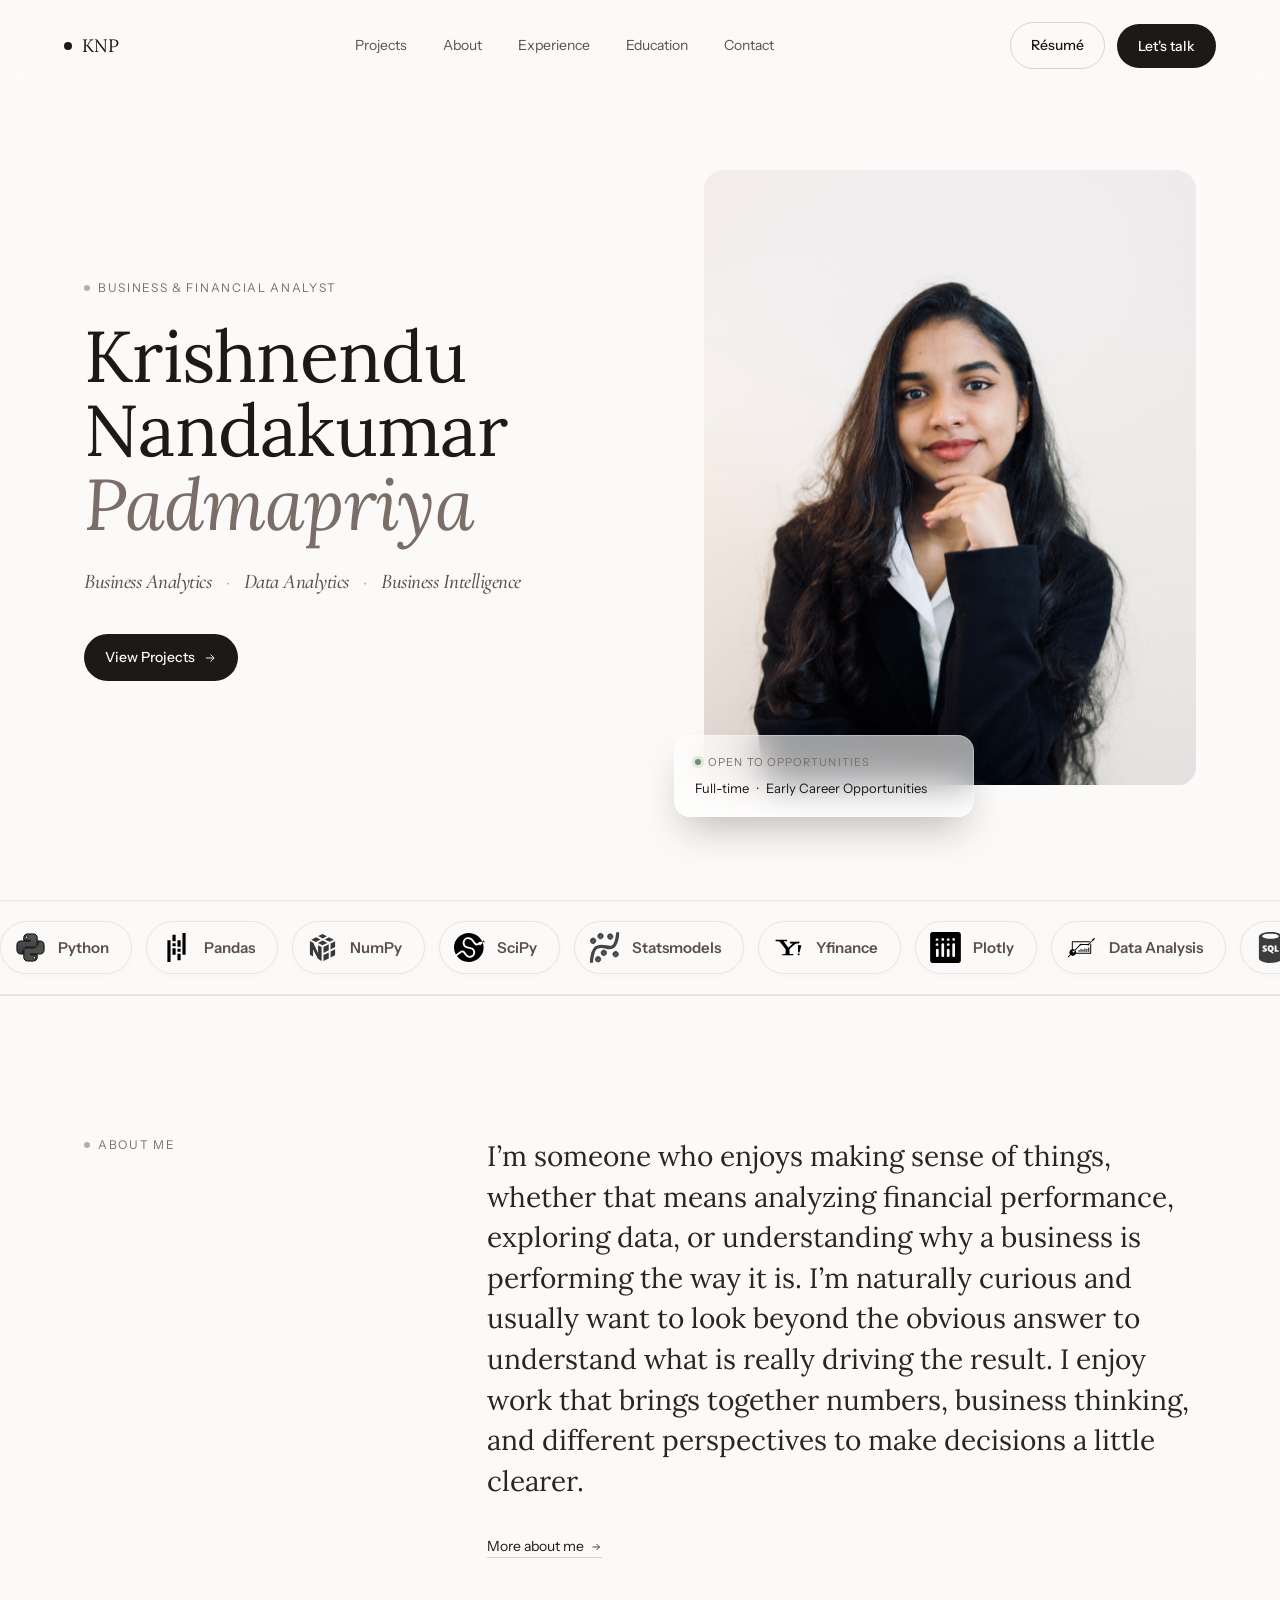
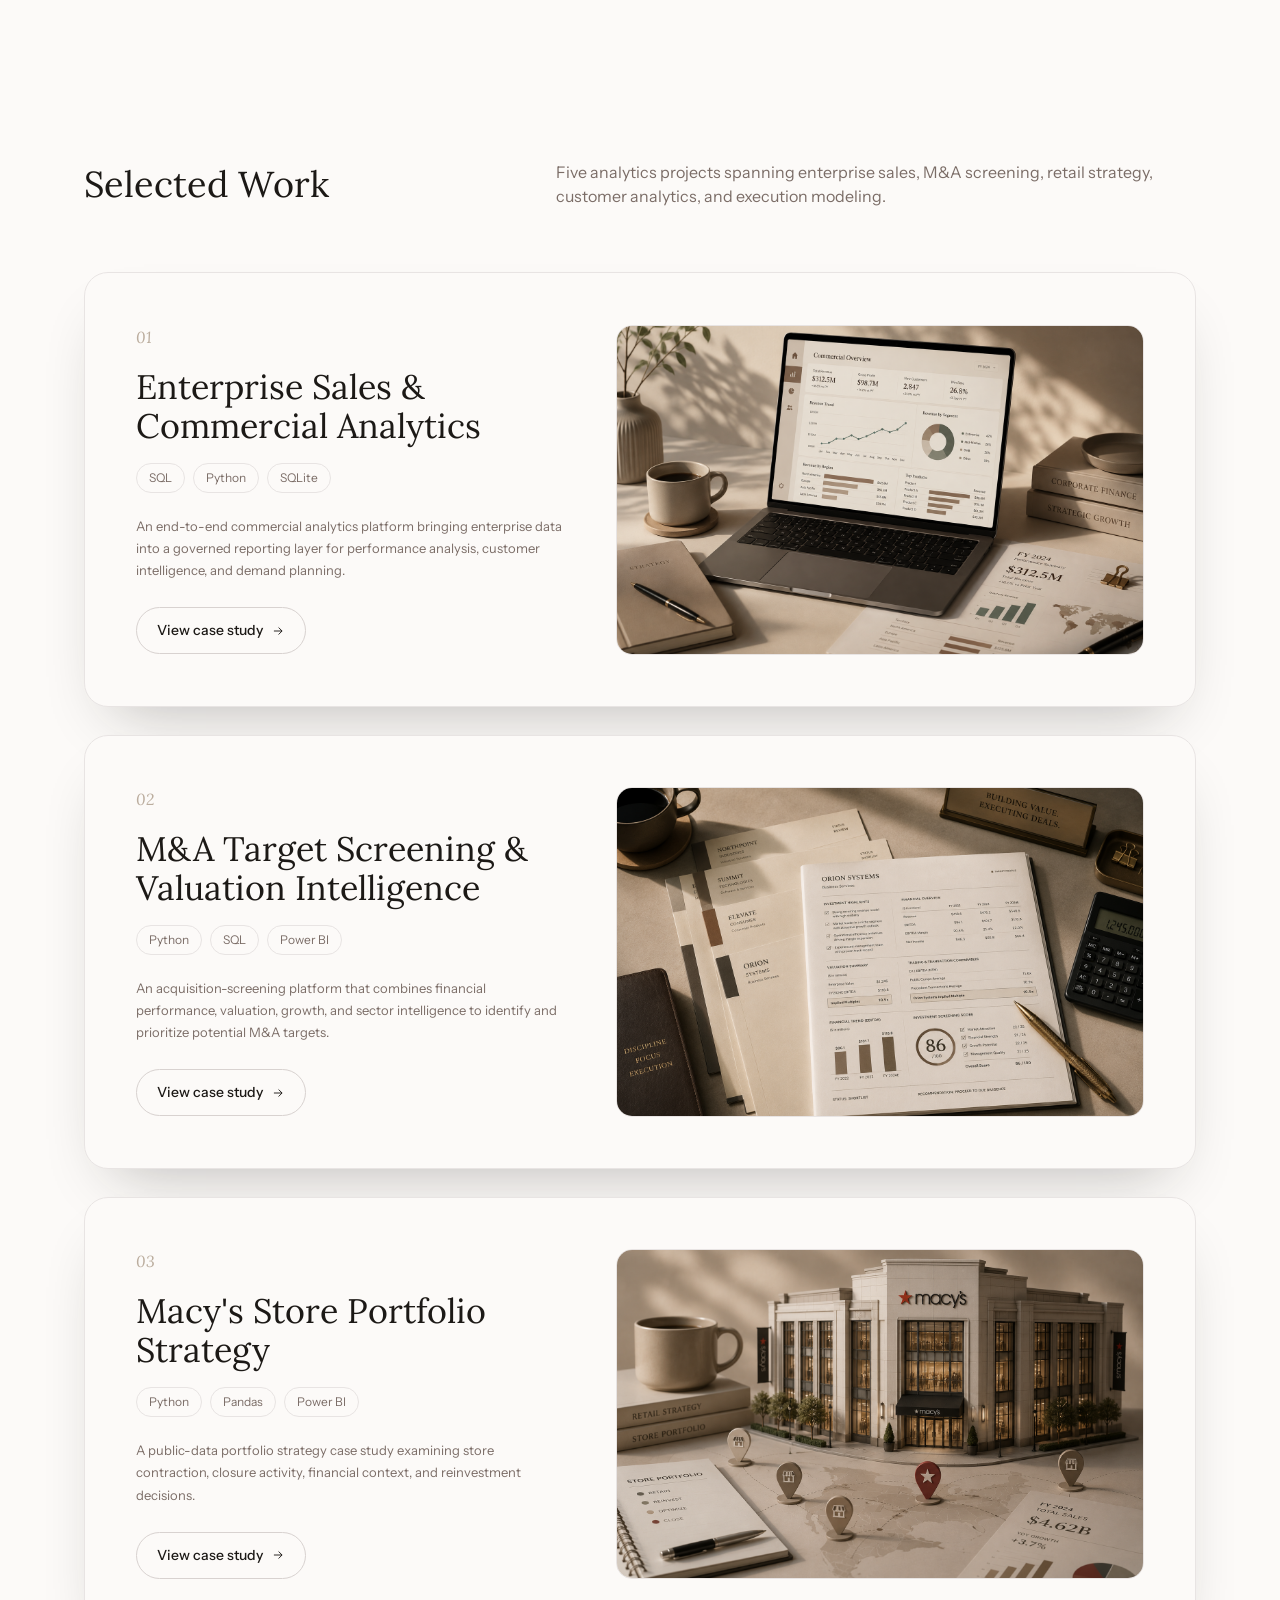
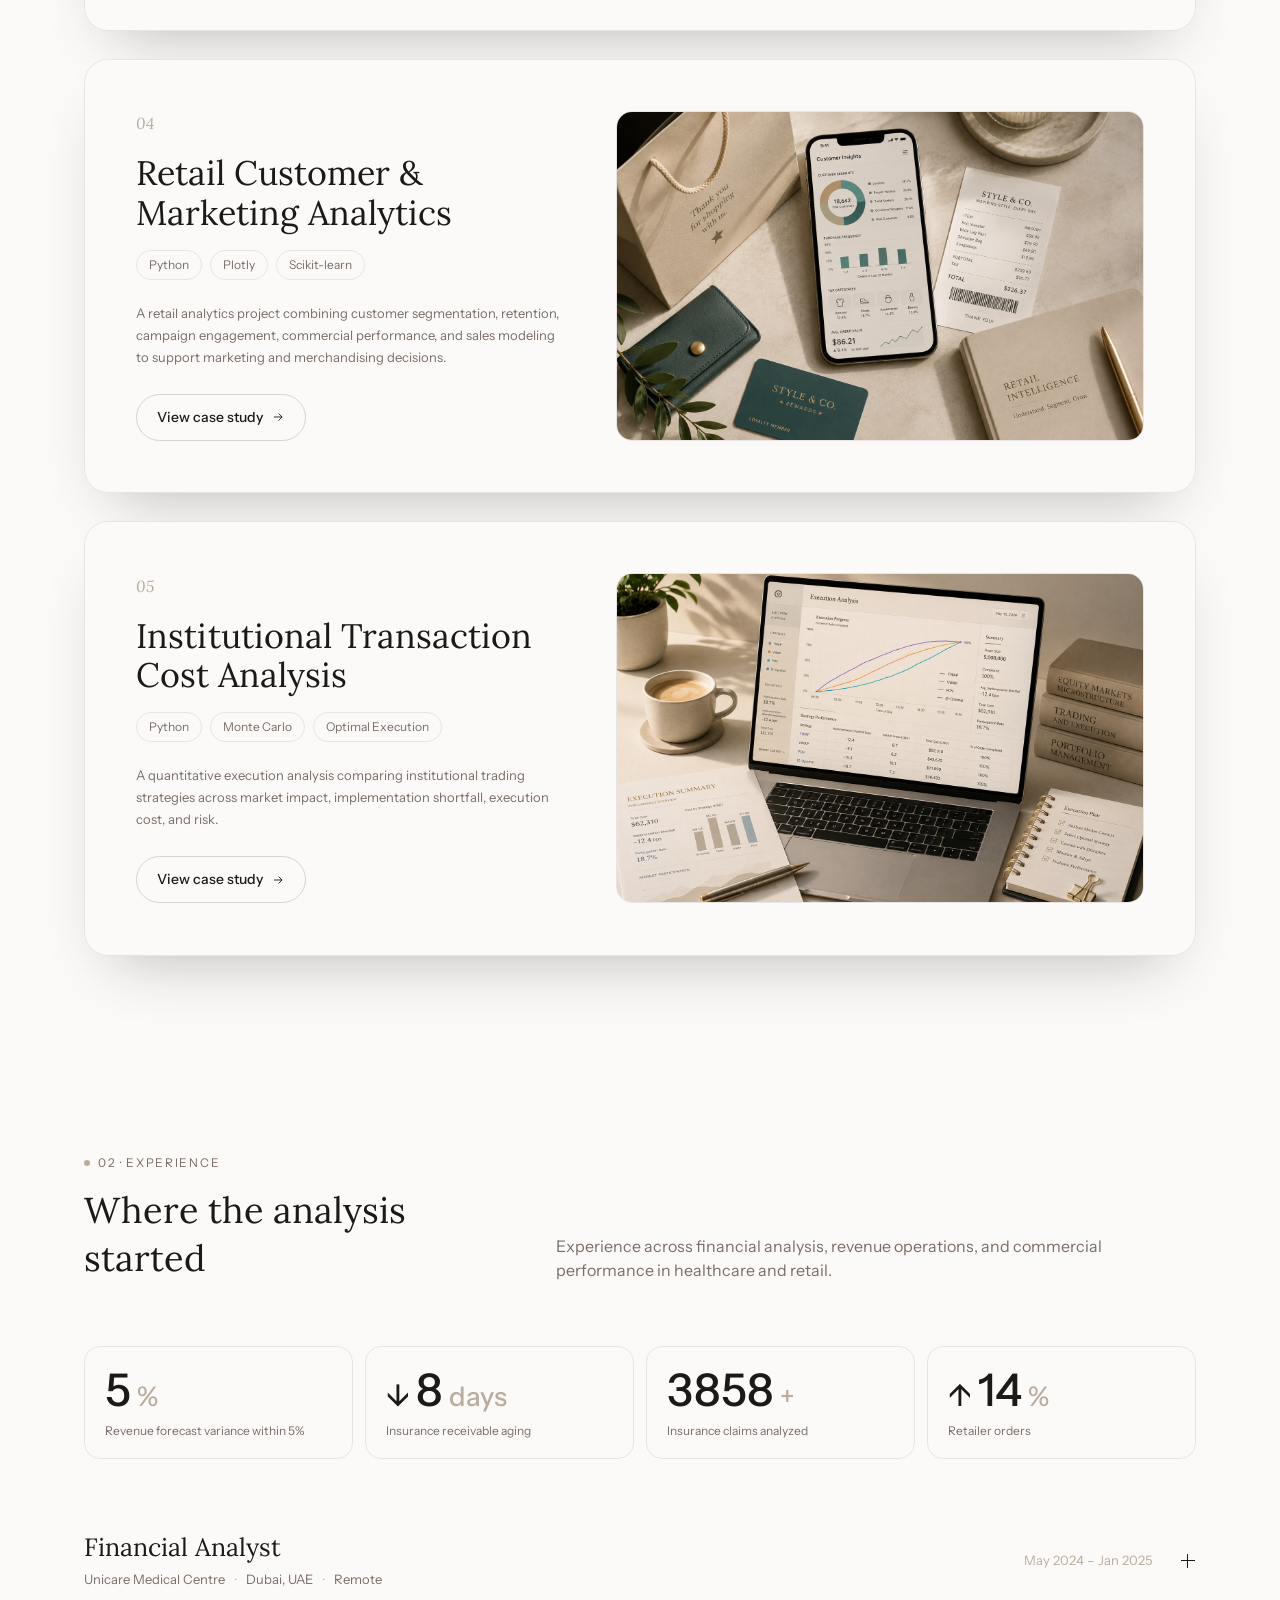
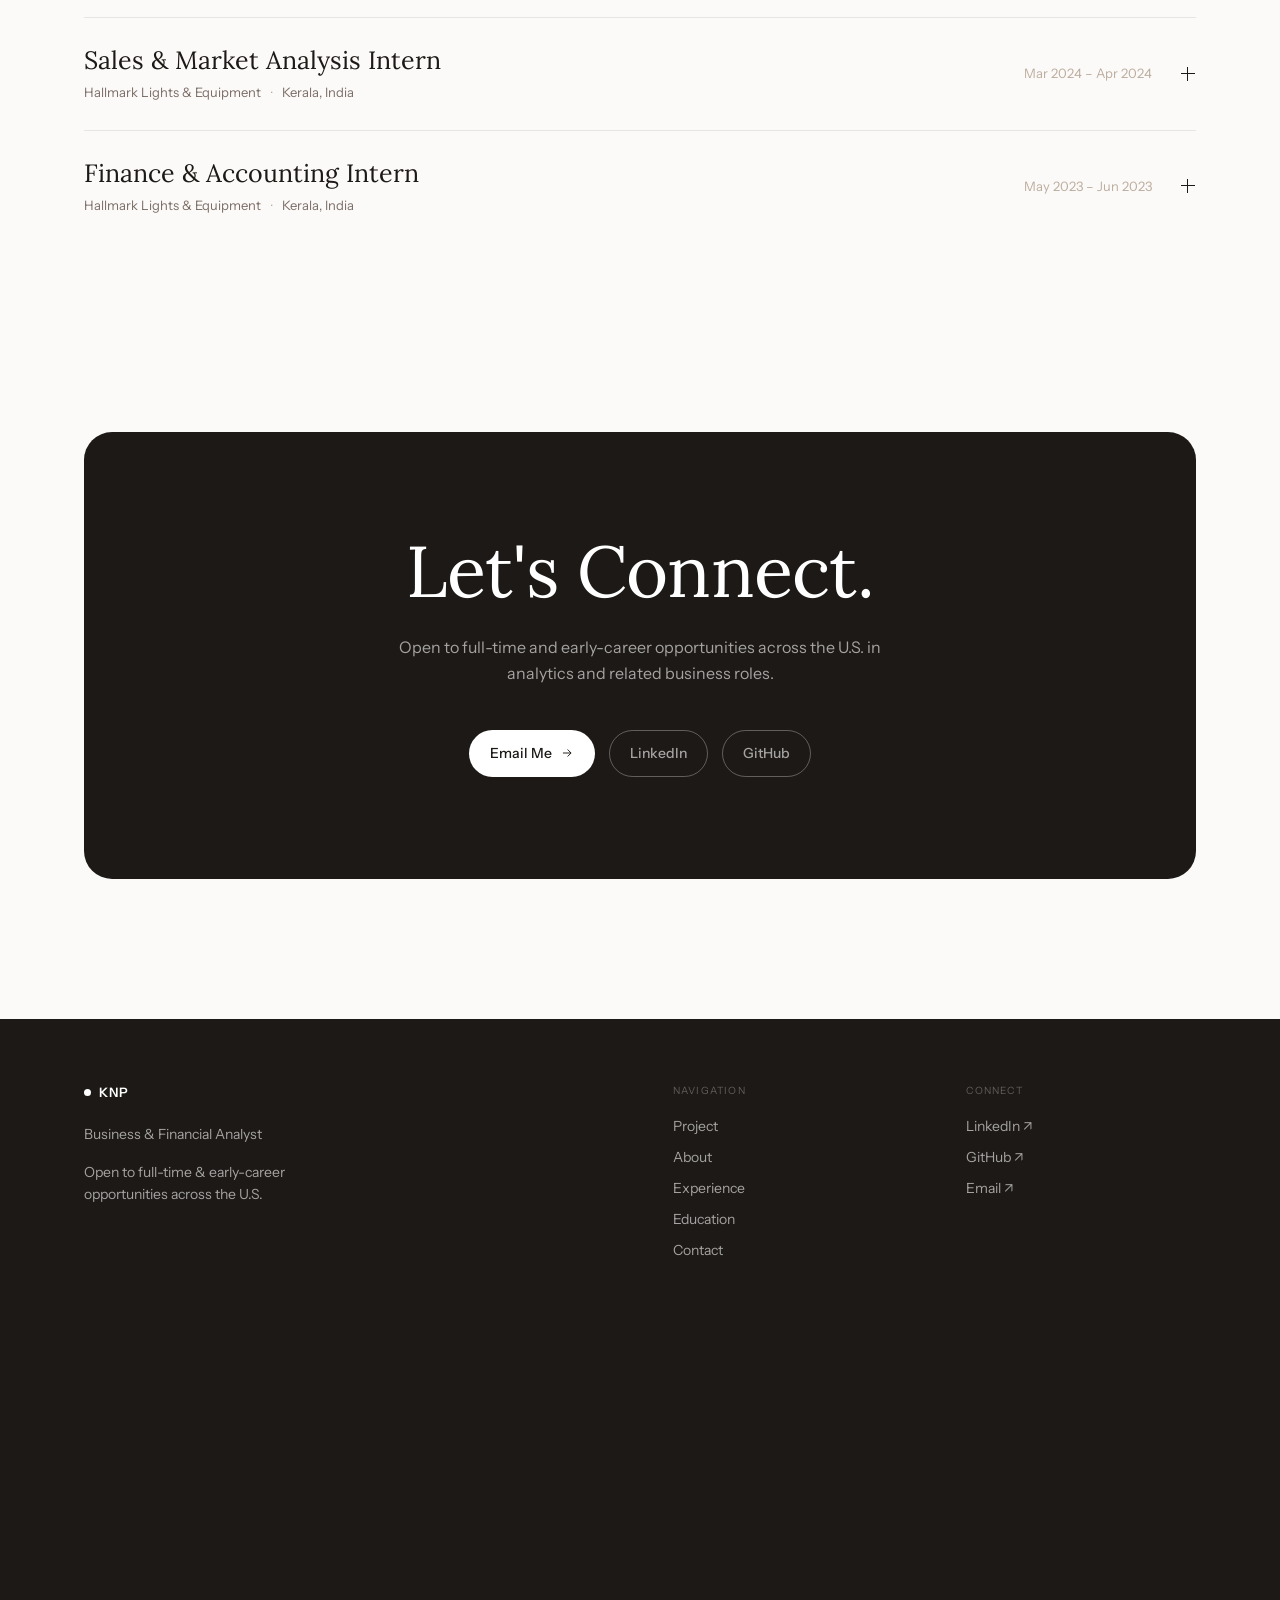
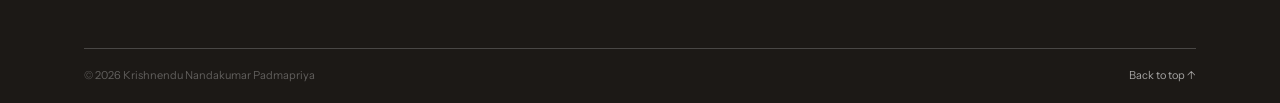
<file: index.html>
<!doctype html>
<html lang="en">
<head>
<meta charset="UTF-8">
<meta name="viewport" content="width=device-width, initial-scale=1">
<title>Krishnendu Nandakumar Padmapriya — Business &amp; Data Analyst</title>
<meta name="description" content="Portfolio of Krishnendu Nandakumar Padmapriya — Business &amp; Data Analyst focused on Finance, Commercial Analytics, and Business Intelligence.">
<link rel="preconnect" href="https://fonts.googleapis.com">
<link rel="preconnect" href="https://fonts.gstatic.com" crossorigin>
<link href="https://fonts.googleapis.com/css2?family=Lora:ital,wght@0,400;0,500;0,600;1,400&family=Instrument+Sans:wght@400;500;600&family=Cormorant+Garamond:ital,wght@0,500;1,500&display=swap" rel="stylesheet">
<link rel="stylesheet" href="assets/css/styles.css">
</head>
<body>

<!-- ============================================================
     NAV
     ============================================================ -->
<nav class="nav" id="nav">
  <a href="#top" class="nav__mark"><span></span>KNP</a>
  <div class="nav__links">
    <a href="#work">Projects</a>
    <a href="#about">About</a>
    <a href="#experience">Experience</a>
    <a href="#education">Education</a>
    <a href="#contact">Contact</a>
  </div>
  <div class="nav__actions">

  <a
    href="assets/documents/Krishnendu_Nandakumar_Padmapriya_Resume.pdf"
    class="btn btn--secondary"
    target="_blank"
    rel="noopener noreferrer">
    Résumé
  </a>

  <button
    class="btn btn--primary"
    data-open-drawer>
    Let's talk
  </button>

</div>
</nav>

<main id="top">


<!-- ============================================================
     HERO
     ============================================================ -->
<header class="hero wrap">
  <div class="hero__grid">

    <div class="hero__copy">

      <!-- 01 · PROFESSIONAL IDENTITY -->
      <div class="hero__eyebrow eyebrow" data-reveal>
  BUSINESS &amp; FINANCIAL ANALYST
</div>

      <h1 class="hero__title" data-reveal data-reveal-delay="1">
        Krishnendu<br>
        Nandakumar<br>
        <em>Padmapriya</em>
      </h1>

      <!-- 02 · FOCUS AREAS -->
      <p class="hero__sub hero__accent-line"
   data-reveal
   data-reveal-delay="2">
  Business Analytics
  <span class="dot">·</span>
  Data Analytics
  <span class="dot">·</span>
  Business Intelligence
</p>

      <div class="hero__actions" data-reveal data-reveal-delay="3">
        <a href="#work" class="btn btn--primary">
          View Projects
          <svg viewBox="0 0 24 24"
               fill="none"
               stroke="currentColor"
               stroke-width="1.6">
            <path d="M5 12h14M13 6l6 6-6 6"/>
          </svg>
        </a>
      </div>

    </div>


    <!-- PORTRAIT -->
    <div class="hero__visual-wrap" style="position:relative;">

      <div class="hero__visual"
           data-reveal="mask"
           data-reveal-delay="2"
           data-parallax>

        <img class="hero__visual-img"
             src="assets/images/portrait/portrait.jpeg"
             alt="Krishnendu Nandakumar Padmapriya">

        <div class="hero__visual-strip" aria-hidden="true">
          <span style="top:0"></span>
          <span style="top:12.5%"></span>
          <span style="top:25%"></span>
          <span style="top:37.5%"></span>
          <span style="top:50%"></span>
          <span style="top:62.5%"></span>
          <span style="top:75%"></span>
          <span style="top:87.5%"></span>
        </div>

      </div>


      <!-- OPPORTUNITIES CARD -->
<div class="hero__float" data-reveal data-reveal-delay="4">

  <div class="hero__float-status">
    <span class="live"></span>
    Open to opportunities
  </div>

  <ul class="hero__float-tags">
    <li style="color:#1C1917;">
      Full-time <span style="margin:0 8px;">·</span> Early Career Opportunities
    </li>
  </ul>

</div>

    </div>

  </div>
</header>


<!-- ============================================================
     SKILLS / TOOLS MARQUEE
     ============================================================ -->
<div class="marquee" aria-label="Skills and tools">

  <div class="marquee-track" id="marqueeTrack">

    <div class="marquee-item">
      <img src="assets/icons/python.svg" alt="" class="marquee-item__icon">
      <span>Python</span>
    </div>

    <div class="marquee-item">
      <img src="assets/icons/pandas.svg" alt="" class="marquee-item__icon">
      <span>Pandas</span>
    </div>

    <div class="marquee-item">
      <img src="assets/icons/numpy.svg" alt="" class="marquee-item__icon">
      <span>NumPy</span>
    </div>

    <div class="marquee-item">
      <img src="assets/icons/Scipy_.svg" alt="" class="marquee-item__icon">
      <span>SciPy</span>
    </div>

    <div class="marquee-item">
      <img src="assets/icons/statsmodels.svg" alt="" class="marquee-item__icon">
      <span>Statsmodels</span>
    </div>

    <div class="marquee-item">
      <img src="assets/icons/yfinance.svg" alt="" class="marquee-item__icon">
      <span>Yfinance</span>
    </div>

    <div class="marquee-item">
      <img src="assets/icons/plotly.svg" alt="" class="marquee-item__icon">
      <span>Plotly</span>
    </div>

      <div class="marquee-item">
      <img src="assets/icons/data_analysis.svg" alt="" class="marquee-item__icon">
      <span>Data Analysis</span>
    </div>

    <div class="marquee-item">
  <img src="assets/icons/sql.svg" alt="" class="marquee-item__icon">
  <span>SQL</span>
</div>

<div class="marquee-item">
  <img src="assets/icons/power-bi.svg" alt="" class="marquee-item__icon">
  <span>Power BI</span>
</div>

<div class="marquee-item">
  <img src="assets/icons/excel.svg" alt="" class="marquee-item__icon">
  <span>Excel</span>
</div>

<div class="marquee-item">
  <img src="assets/icons/financial-analysis.svg" alt="" class="marquee-item__icon">
  <span>Financial Analysis</span>
</div>

    <div class="marquee-item">
      <img src="assets/icons/python.svg" alt="" class="marquee-item__icon">
      <span>Python</span>
    </div>

    <div class="marquee-item">
      <img src="assets/icons/pandas.svg" alt="" class="marquee-item__icon">
      <span>Pandas</span>
    </div>

    <div class="marquee-item">
      <img src="assets/icons/numpy.svg" alt="" class="marquee-item__icon">
      <span>NumPy</span>
    </div>

    <div class="marquee-item">
      <img src="assets/icons/Scipy_.svg" alt="" class="marquee-item__icon">
      <span>SciPy</span>
    </div>

    <div class="marquee-item">
      <img src="assets/icons/statsmodels.svg" alt="" class="marquee-item__icon">
      <span>Statsmodels</span>
    </div>

    <div class="marquee-item">
      <img src="assets/icons/yfinance.svg" alt="" class="marquee-item__icon">
      <span>Yfinance</span>
    </div>

    <div class="marquee-item">
      <img src="assets/icons/plotly.svg" alt="" class="marquee-item__icon">
      <span>Plotly</span>
    </div>

     <div class="marquee-item">
      <img src="assets/icons/data_analysis.svg" alt="" class="marquee-item__icon">
      <span>Data Analysis</span>
    </div>

    <div class="marquee-item">
  <img src="assets/icons/sql.svg" alt="" class="marquee-item__icon">
  <span>SQL</span>
</div>

<div class="marquee-item">
  <img src="assets/icons/power-bi.svg" alt="" class="marquee-item__icon">
  <span>Power BI</span>
</div>

<div class="marquee-item">
  <img src="assets/icons/excel.svg" alt="" class="marquee-item__icon">
  <span>Excel</span>
</div>

<div class="marquee-item">
  <img src="assets/icons/financial-analysis.svg" alt="" class="marquee-item__icon">
  <span>Financial Analysis</span>
</div>

  </div>

</div>

<!-- ============================================================
     ABOUT PREVIEW
     ============================================================ -->
<section class="about section" id="about">
  <div class="wrap about__grid">

    <div data-reveal>
      <div class="eyebrow">About me</div>
    </div>

    <div>
      <p class="about__statement" data-reveal data-reveal-delay="1">
  I’m someone who enjoys making sense of things, whether that means
  analyzing financial performance, exploring data, or understanding
  why a business is performing the way it is. I’m naturally curious
  and usually want to look beyond the obvious answer to understand
  what is really driving the result. I enjoy work that brings together
  numbers, business thinking, and different perspectives to make
  decisions a little clearer.
</p>

      <div style="margin-top:32px;" data-reveal data-reveal-delay="3">
        <a href="about.html" class="btn--ghost" style="display:inline-flex;align-items:center;gap:6px;">
          More about me
          <svg viewBox="0 0 24 24" fill="none" stroke="currentColor" stroke-width="1.6">
            <path d="M5 12h14M13 6l6 6-6 6"/>
          </svg>
        </a>
      </div>

    </div>
  </div>
</section>

<!-- ============================================================
     SELECTED WORK
     ============================================================ -->
<section class="work section" id="work">
  <div class="wrap">
    <div class="section-head">
      <div>
        <div class="eyebrow" data-reveal>01 · Selected Work</div>
        <h2 data-reveal data-reveal-delay="1">Selected Work</h2>
      </div>
      <p data-reveal data-reveal-delay="1">Five analytics projects spanning enterprise sales, M&A screening, retail strategy, customer analytics, and execution modeling.</p>
    </div>

    <div class="work-stack" id="workStack">

      <!-- PROJECT 01 -->
      <article class="work-card" style="top:100px;">

  <div class="work-card__grid">

    <div>
      <span class="work-card__index">01</span>

      <h3 class="work-card__title">
        Enterprise Sales &amp; Commercial Analytics
      </h3>

      <div class="work-card__tools">
        <span>SQL</span>
        <span>Python</span>
        <span>SQLite</span>
      </div>

      <p class="work-card__meta">
        An end-to-end commercial analytics platform bringing enterprise
        data into a governed reporting layer for performance analysis,
        customer intelligence, and demand planning.
      </p>

      <a href="projects/project-01.html" class="btn btn--secondary">
        View case study
        <svg viewBox="0 0 24 24"
             fill="none"
             stroke="currentColor"
             stroke-width="1.6">
          <path d="M5 12h14M13 6l6 6-6 6"/>
        </svg>
      </a>
    </div>


   <a
  href="projects/project-01.html"
  class="work-card__visual"
  data-reveal="mask"
  aria-label="View Enterprise Sales and Commercial Analytics case study">

  <img
    src="assets/images/projects/project-01/project_01_cover.png"
    alt="Revenue and Gross Profit Trend">

</a>

  </div>

</article>

      <!-- PROJECT 02 -->
<article class="work-card" style="top:124px;">

  <div class="work-card__grid">

    <div>
      <span class="work-card__index">02</span>

      <h3 class="work-card__title">
        M&amp;A Target Screening &amp; Valuation Intelligence
      </h3>

      <div class="work-card__tools">
        <span>Python</span>
        <span>SQL</span>
        <span>Power BI</span>
      </div>

      <p class="work-card__meta">
        An acquisition-screening platform that combines financial performance,
        valuation, growth, and sector intelligence to identify and prioritize
        potential M&amp;A targets.
      </p>

      <a
        href="projects/project-02.html"
        class="btn btn--secondary">

        View case study

        <svg
          viewBox="0 0 24 24"
          fill="none"
          stroke="currentColor"
          stroke-width="1.6">

          <path d="M5 12h14M13 6l6 6-6 6"/>

        </svg>

      </a>
    </div>


    <!-- PROJECT COVER -->
    <a
      href="projects/project-02.html"
      class="work-card__visual"
      data-reveal="mask"
      aria-label="View M&A Target Screening and Valuation Intelligence case study">

      <img
        src="assets/images/projects/project-02/project_02_cover.png"
        alt="M&A Target Screening and Valuation Intelligence">

    </a>

  </div>

</article>

      <!-- PROJECT 03 -->
<article class="work-card" style="top:148px;">

  <div class="work-card__grid">

    <div>
      <span class="work-card__index">03</span>

      <h3 class="work-card__title">
        Macy's Store Portfolio Strategy
      </h3>

      <div class="work-card__tools">
  <span>Python</span>
  <span>Pandas</span>
  <span>Power BI</span>
</div>

      <p class="work-card__meta">
        A public-data portfolio strategy case study examining store
        contraction, closure activity, financial context, and
        reinvestment decisions.
      </p>

      <a
        href="projects/project-03.html"
        class="btn btn--secondary">

        View case study

        <svg
          viewBox="0 0 24 24"
          fill="none"
          stroke="currentColor"
          stroke-width="1.6">

          <path d="M5 12h14M13 6l6 6-6 6"/>

        </svg>

      </a>
    </div>


    <!-- PROJECT COVER -->
    <a
      href="projects/project-03.html"
      class="work-card__visual"
      data-reveal="mask"
      aria-label="View Macy's Store Portfolio Strategy case study">

      <img
        src="assets/images/projects/project-03/project_03_cover.png"
        alt="Macy's Store Portfolio Strategy dashboard">

    </a>

  </div>

</article>

      <!-- PROJECT 04 -->
<article class="work-card" style="top:172px;">

  <div class="work-card__grid">

    <div>
      <span class="work-card__index">04</span>

      <h3 class="work-card__title">
        Retail Customer &amp; Marketing Analytics
      </h3>

      <div class="work-card__tools">
        <span>Python</span>
        <span>Plotly</span>
        <span>Scikit-learn</span>
      </div>

      <p class="work-card__meta">
        A retail analytics project combining customer segmentation,
        retention, campaign engagement, commercial performance, and
        sales modeling to support marketing and merchandising decisions.
      </p>

      <a
        href="projects/project-04.html"
        class="btn btn--secondary">

        View case study

        <svg
          viewBox="0 0 24 24"
          fill="none"
          stroke="currentColor"
          stroke-width="1.6">

          <path d="M5 12h14M13 6l6 6-6 6"/>

        </svg>

      </a>
    </div>


    <!-- PROJECT COVER -->
    <a
      href="projects/project-04.html"
      class="work-card__visual"
      data-reveal="mask"
      aria-label="View Retail Customer and Marketing Analytics case study">

      <img
        src="assets/images/projects/project-04/project_04_cover.png"
        alt="Retail Customer and Marketing Analytics">

    </a>

  </div>

</article>

     <!-- PROJECT 05 -->
<article class="work-card" style="top:196px;">

  <div class="work-card__grid">

    <div>
      <span class="work-card__index">05</span>

      <h3 class="work-card__title">
        Institutional Transaction Cost Analysis
      </h3>

      <div class="work-card__tools">
        <span>Python</span>
        <span>Monte Carlo</span>
        <span>Optimal Execution</span>
      </div>

      <p class="work-card__meta">
        A quantitative execution analysis comparing institutional trading
        strategies across market impact, implementation shortfall,
        execution cost, and risk.
      </p>

      <a
        href="projects/project-05.html"
        class="btn btn--secondary">

        View case study

        <svg
          viewBox="0 0 24 24"
          fill="none"
          stroke="currentColor"
          stroke-width="1.6">

          <path d="M5 12h14M13 6l6 6-6 6"/>

        </svg>

      </a>
    </div>


    <!-- PROJECT COVER -->
    <a
      href="projects/project-05.html"
      class="work-card__visual"
      data-reveal="mask"
      aria-label="View Institutional Transaction Cost Analysis case study">

      <img
        src="assets/images/projects/project-05/project_05_cover.png"
        alt="Institutional Transaction Cost Analysis">

    </a>

  </div>

</article>

    </div>
  </div>
</section>



<!-- ============================================================
     EXPERIENCE
     ============================================================ -->
<section class="exp section" id="experience">
  <div class="wrap">

    <div class="section-head">
      <div>
        <div class="eyebrow" data-reveal>02 · Experience</div>
        <h2 data-reveal data-reveal-delay="1">
          Where the analysis started
        </h2>
      </div>

      <p data-reveal data-reveal-delay="1">
        Experience across financial analysis, revenue operations,
        and commercial performance in healthcare and retail.
      </p>
    </div>


    <!-- ========================================================
         KEY OUTCOMES — ALL THREE ROLES
         ======================================================== -->
    <div class="experience-kpis" data-reveal data-reveal-delay="1">

      <!-- FORECAST ACCURACY -->
      <div class="experience-kpi"
           data-kpi
           data-kpi-value="5"
           data-kpi-direction="neutral">

        <div class="experience-kpi__value">
          <span class="kpi-number">0</span>
          <span class="kpi-suffix">%</span>
        </div>

        <div class="experience-kpi__label">
          Revenue forecast variance within 5%
        </div>
      </div>


      <!-- INSURANCE RECEIVABLE AGING -->
      <div class="experience-kpi"
           data-kpi
           data-kpi-value="8"
           data-kpi-direction="down">

        <div class="experience-kpi__value">
          <span class="kpi-arrow">↓</span>
          <span class="kpi-number">0</span>
          <span class="kpi-suffix"> days</span>
        </div>

        <div class="experience-kpi__label">
          Insurance receivable aging
        </div>
      </div>


      <!-- INSURANCE CLAIMS -->
      <div class="experience-kpi"
           data-kpi
           data-kpi-value="4000"
           data-kpi-direction="neutral">

        <div class="experience-kpi__value">
          <span class="kpi-number">0</span>
          <span class="kpi-suffix">+</span>
        </div>

        <div class="experience-kpi__label">
          Insurance claims analyzed
        </div>
      </div>


      <!-- RETAILER ORDER GROWTH -->
      <div class="experience-kpi"
           data-kpi
           data-kpi-value="15"
           data-kpi-direction="up">

        <div class="experience-kpi__value">
          <span class="kpi-arrow">↑</span>
          <span class="kpi-number">0</span>
          <span class="kpi-suffix">%</span>
        </div>

        <div class="experience-kpi__label">
          Retailer orders
        </div>
      </div>

    </div>


    <!-- ========================================================
         INTERACTIVE EXPERIENCE LIST
         ======================================================== -->
    <div class="exp-accordion" data-reveal>

      <!-- 01 · FINANCIAL ANALYST -->
      <details class="exp-accordion__item" name="experience-roles">

        <summary class="exp-accordion__trigger">
          <span class="exp-accordion__main">
            <span class="exp-accordion__role">
              Financial Analyst
            </span>
            <span class="exp-accordion__company">
  Unicare Medical Centre
  <span class="exp-accordion__separator">·</span>
  Dubai, UAE
  <span class="exp-accordion__separator">·</span>
  Remote
</span>
          </span>

          <span class="exp-accordion__meta">
            <span>May 2024 – Jan 2025</span>
            <span class="exp-accordion__toggle" aria-hidden="true"></span>
          </span>
        </summary>

        <div class="exp-accordion__details">
        

          <p>
            Worked across revenue forecasting, insurance receivables,
            financial reconciliation, and month-end reporting within
            healthcare operations. Built Excel revenue forecasts for
            Dermatology and Dental that came within
            <strong>5% of actuals</strong>, while an aging dashboard
            covering <strong>4,000+ insurance claims</strong> helped
            reduce receivable aging from <strong>62 to 54 days</strong>.
            Investigated duplicate invoices and reconciliation issues,
            reducing pharmacy-to-billing mismatches from
            <strong>AED 35K to under AED 3K</strong>, while maintaining
            <strong>100% accurate and on-time month-end reporting</strong>
            through regular reviews and documented workflows.
          </p>
        </div>

      </details>


      <!-- 02 · SALES & MARKET ANALYSIS -->
      <details class="exp-accordion__item" name="experience-roles">

        <summary class="exp-accordion__trigger">
          <span class="exp-accordion__main">
            <span class="exp-accordion__role">
              Sales &amp; Market Analysis Intern
            </span>
            <span class="exp-accordion__company">
  Hallmark Lights &amp; Equipment
  <span class="exp-accordion__separator">·</span>
  Kerala, India
</span>
          </span>

          <span class="exp-accordion__meta">
            <span>Mar 2024 – Apr 2024</span>
            <span class="exp-accordion__toggle" aria-hidden="true"></span>
          </span>
        </summary>

        <div class="exp-accordion__details">
      

          <p>
            The role focused on sales performance, product demand, and
            competitor activity within the lighting market. Weekly sales
            and pricing analysis in Excel helped track market shifts,
            compare product positioning, and assess bundling opportunities
            for small-business customers. During the period, customer
            inquiries increased by <strong>12%</strong> and retailer
            orders by <strong>15%</strong>.
          </p>
        </div>

      </details>


      <!-- 03 · FINANCE & ACCOUNTING -->
      <details class="exp-accordion__item" name="experience-roles">

        <summary class="exp-accordion__trigger">
          <span class="exp-accordion__main">
            <span class="exp-accordion__role">
              Finance &amp; Accounting Intern
            </span>
            <span class="exp-accordion__company">
              Hallmark Lights &amp; Equipment
              <span class="exp-accordion__separator">·</span>
              Kerala, India
            </span>
          </span>

          <span class="exp-accordion__meta">
            <span>May 2023 – Jun 2023</span>
            <span class="exp-accordion__toggle" aria-hidden="true"></span>
          </span>
        </summary>

        <div class="exp-accordion__details">
  

          <p>
            The work covered monthly P&amp;L review, supplier-cost analysis,
            budgeting, forecasting, and financial reconciliation. Cost
            trends were reviewed to understand where imported products
            were affecting performance, contributing to an
            <strong>8% reduction in supplier costs</strong>. The role
            also included reconciling <strong>50+ ledger entries</strong>
            as part of month-end reporting and audit preparation.
          </p>
        </div>

      </details>

    </div>

  </div>
</section>



<!-- ============================================================
     FINAL CTA
     ============================================================ -->
<section class="section" id="contact">
  <div class="wrap">
    <div class="cta" data-reveal>
      <h2>Let's Connect.</h2>
     <p>Open to full-time and early-career opportunities across the U.S. in analytics and related business roles.</p>
      <div class="cta__actions">
        <button class="btn btn--inverse" data-open-drawer>Email Me
          <svg viewBox="0 0 24 24" fill="none" stroke="currentColor" stroke-width="1.6"><path d="M13 6l6 6-6 6M5 12h14"/></svg>
        </button>
        <a href="https://www.linkedin.com/in/krishnendu-np/" target="_blank" rel="noopener" class="btn btn--secondary" style="color:var(--white-60); border-color:var(--white-30);">LinkedIn</a>
        <a href="https://github.com/Krishna-np" target="_blank" rel="noopener" class="btn btn--secondary" style="color:var(--white-60); border-color:var(--white-30);">GitHub</a>
      </div>
    </div>
  </div>
</section>

</main>

<!-- ============================================================
     REVEAL FOOTER
     ============================================================ -->
<footer class="reveal-footer" id="siteFooter">

  <div class="reveal-footer__inner wrap">

    <div class="reveal-footer__top">

      <!-- Identity -->
      <div class="reveal-footer__identity">
        <div class="reveal-footer__mark">
          <span></span>
          KNP
        </div>

        <p>Business &amp; Financial Analyst</p>

        <p class="reveal-footer__availability">
          Open to full-time &amp; early-career opportunities across the U.S.
        </p>
      </div>

      <!-- Navigation -->
      <div class="reveal-footer__column">
        <span class="reveal-footer__label">Navigation</span>

        <a href="#work">Project</a>
        <a href="about.html">About</a>
        <a href="#experience">Experience</a>
        <a href="#education">Education</a>
        <a href="#contact">Contact</a>
      </div>

      <!-- Connect -->
      <div class="reveal-footer__column">
        <span class="reveal-footer__label">Connect</span>

        <a href="https://www.linkedin.com/in/krishnendu-np/"
           target="_blank"
           rel="noopener">
          LinkedIn ↗
        </a>

        <a href="https://github.com/Krishna-np"
           target="_blank"
           rel="noopener">
          GitHub ↗
        </a>

        <a href="mailto:krishnendu.knp@gmail.com">
          Email ↗
        </a>
      </div>

    </div>

    <!-- Large animated name -->
    <div class="reveal-footer__word-wrap" aria-hidden="true">
      <div class="reveal-footer__word" id="footerWord">
        KRISHNENDU
      </div>
    </div>

    <!-- Bottom -->
    <div class="reveal-footer__bottom">

      <span>
        © <span id="year"></span> Krishnendu Nandakumar Padmapriya
      </span>

      <a href="#top" class="reveal-footer__top-link">
        Back to top ↑
      </a>

    </div>

  </div>

</footer>

<!-- ============================================================
     CONTACT DRAWER
     ============================================================ -->
<div class="overlay" id="overlay" data-close-drawer></div>
<aside class="drawer" id="drawer" aria-hidden="true" aria-label="Contact panel">
  <div class="drawer__top">
    <h3>Get in touch</h3>
    <button class="drawer__close" data-close-drawer aria-label="Close">
      <svg width="16" height="16" viewBox="0 0 24 24" fill="none" stroke="currentColor" stroke-width="1.6"><path d="M6 6l12 12M18 6L6 18"/></svg>
    </button>
  </div>

  <div class="drawer__row">
    <div>
      <div class="label">Email</div>
      <div class="value">krishnendu.knp@gmail.com</div>
    </div>
    <button class="drawer__copy" id="copyEmail">Copy</button>
  </div>

  <div class="drawer__row">
    <div>
      <div class="label">LinkedIn</div>
      <div class="value">krishnendu-np</div>
    </div>
    <a class="drawer__copy" href="https://www.linkedin.com/in/krishnendu-np/" target="_blank" rel="noopener">Open</a>
  </div>

  <div class="drawer__row">
    <div>
      <div class="label">GitHub</div>
      <div class="value">Krishna-np</div>
    </div>
    <a class="drawer__copy" href="https://github.com/Krishna-np" target="_blank" rel="noopener">Open</a>
  </div>

  <div class="drawer__row">
    <div>
      <div class="label">Résumé</div>
      <div class="value">PDF</div>
    </div>
    <a class="drawer__copy" href="assets/documents/Krishnendu_Nandakumar_Padmapriya_Resume.pdf" download>Download</a>
  </div>

  <div class="drawer__row" style="border-bottom:none;">
    <div>
      <div class="label">Location</div>
      <div class="value">Open to opportunities across the U.S.</div>
    </div>
  </div>

  <p class="drawer__note">Response within a few business days.</p>
</aside>

<script src="assets/js/main.js"></script>
</body>
</html>
</file>
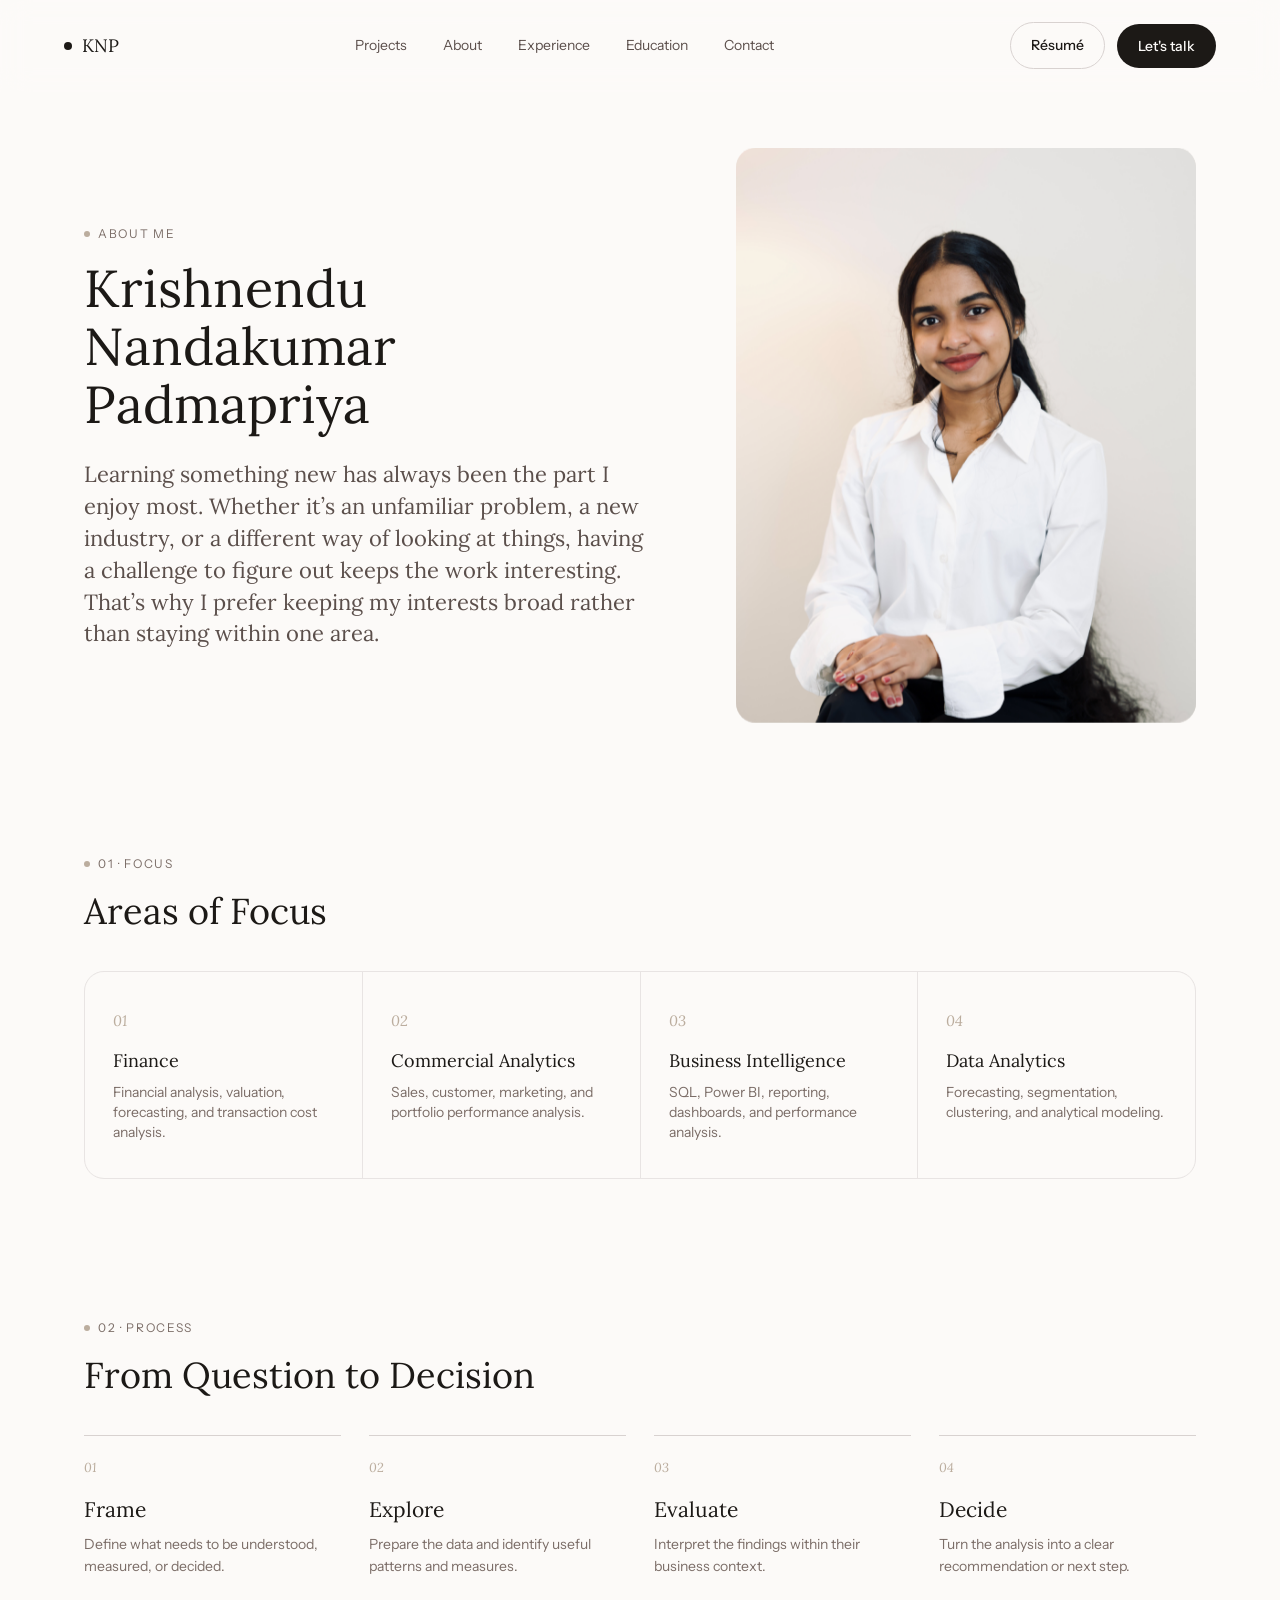
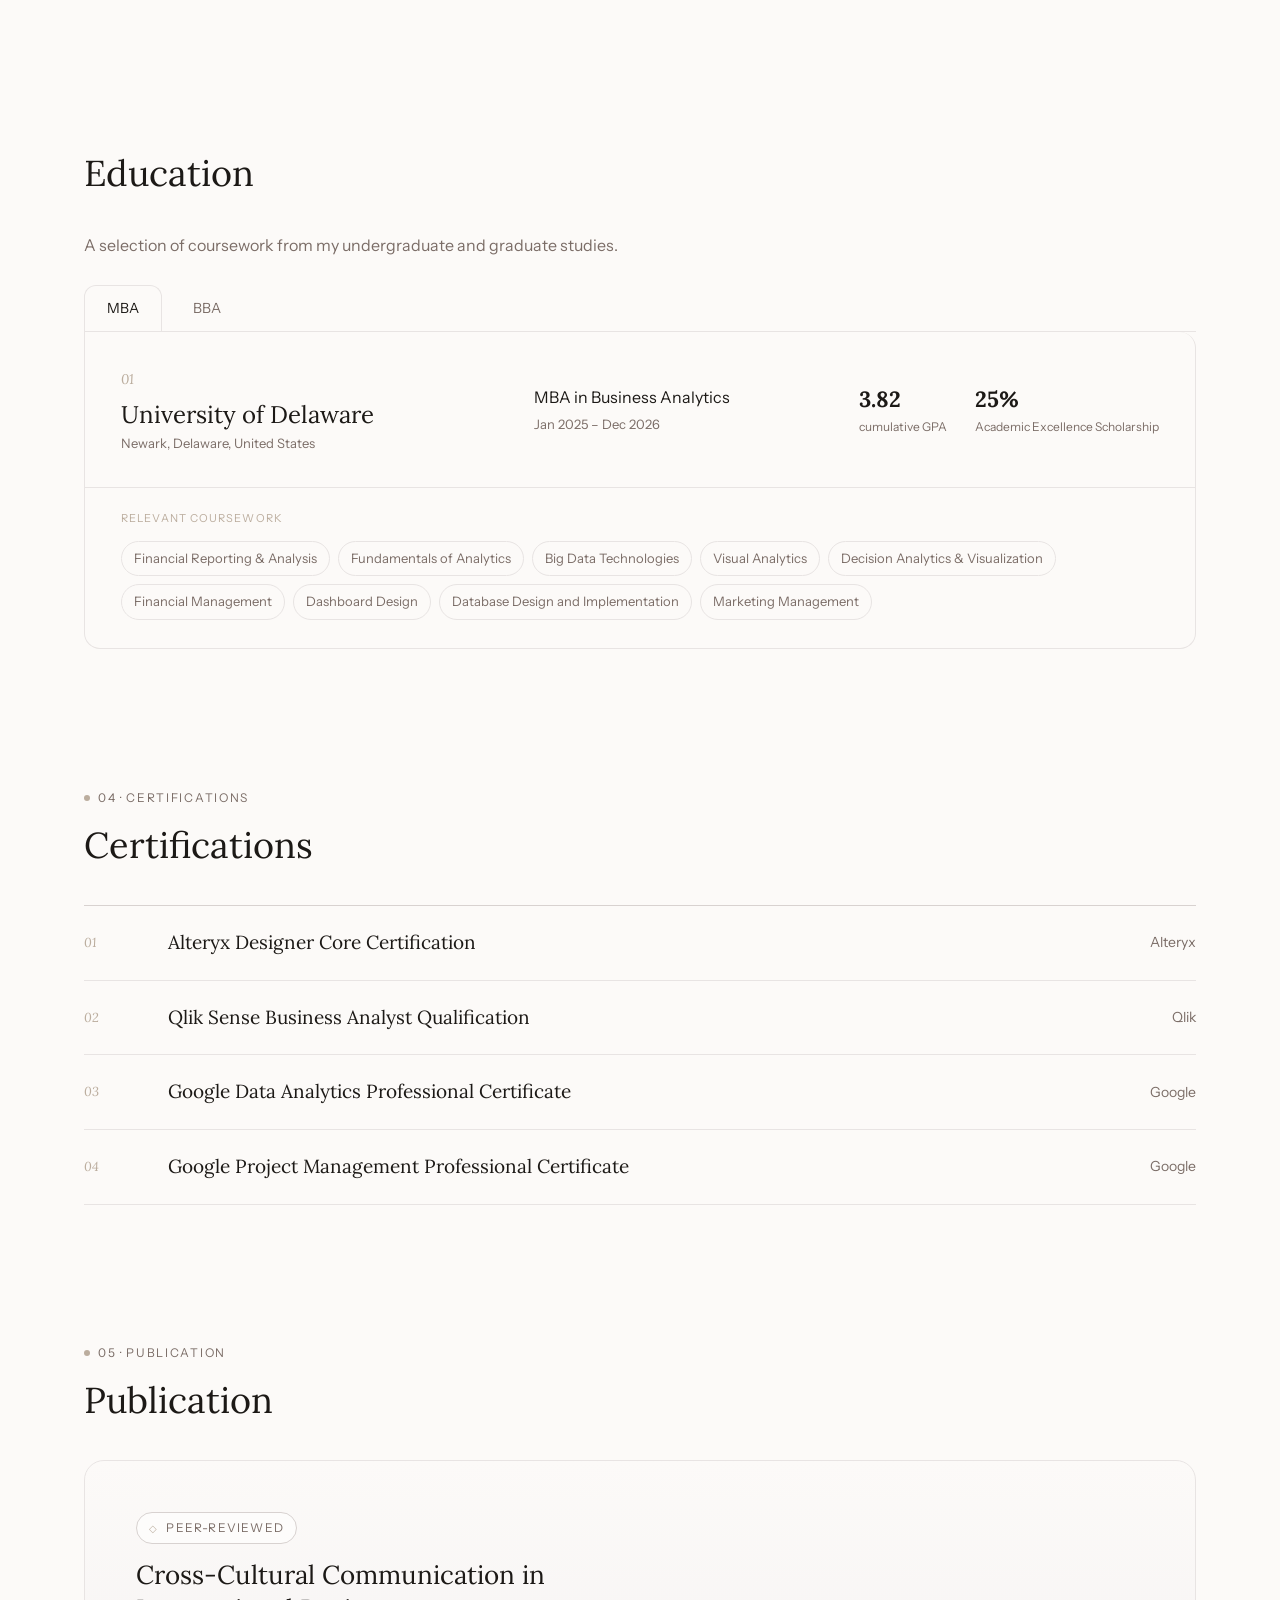
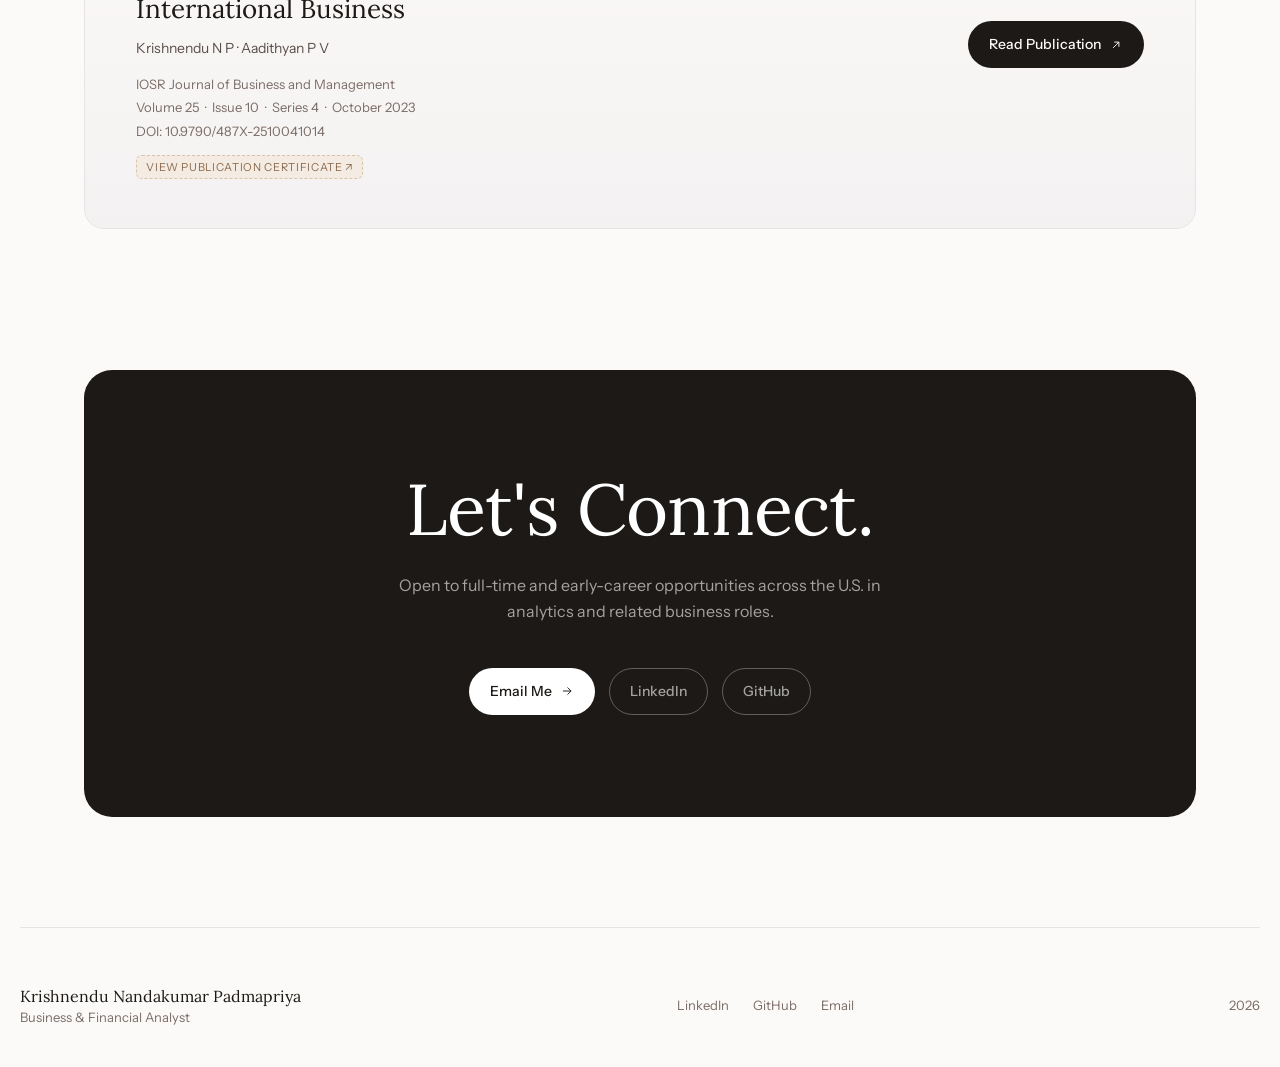
<file: about.html>
<!doctype html>
<html lang="en">
<head>
<meta charset="UTF-8">
<meta name="viewport" content="width=device-width, initial-scale=1">
<title>About — Krishnendu Nandakumar Padmapriya</title>
<meta name="description" content="About Krishnendu Nandakumar Padmapriya — Business &amp; Data Analyst focused on Finance, Commercial Analytics, and Business Intelligence.">
<link rel="preconnect" href="https://fonts.googleapis.com">
<link rel="preconnect" href="https://fonts.gstatic.com" crossorigin>
<link href="https://fonts.googleapis.com/css2?family=Lora:ital,wght@0,400;0,500;0,600;1,400&family=Instrument+Sans:wght@400;500;600&display=swap" rel="stylesheet">
<link rel="stylesheet" href="assets/css/styles.css">
</head>
<body>

<!-- ============================================================
     NAV — identical to index.html for full-site consistency
     ============================================================ -->
<nav class="nav" id="nav">
  <a href="index.html" class="nav__mark"><span></span>KNP</a>
  <div class="nav__links">
    <a href="index.html#work">Projects</a>
    <a href="about.html">About</a>
    <a href="index.html#experience">Experience</a>
    <a href="index.html#education">Education</a>
    <a href="index.html#contact">Contact</a>
  </div>
  <div class="nav__actions">
    <a href="assets/documents/Krishnendu_Nandakumar_Padmapriya_Resume.pdf" class="btn btn--secondary" download>Résumé</a>
    <button class="btn btn--primary" data-open-drawer>Let's talk</button>
  </div>
</nav>

<main id="top">

<!-- ============================================================
     ABOUT HERO — more immersive editorial composition than the
     homepage preview, same visual language as the site hero
     ============================================================ -->
<header class="about-hero wrap">
  <div class="about-hero__grid">
    <div>
      <div class="eyebrow" data-reveal>About Me</div>
      <h1 style="font-size:clamp(34px,5vw,52px); line-height:1.12; margin-top:16px; max-width:600px;" data-reveal data-reveal-delay="1">
        Krishnendu Nandakumar Padmapriya
      </h1>
     <p class="about__statement"
     style="margin-top:26px; font-size:22px;"
     data-reveal
     data-reveal-delay="2">
     Learning something new has always been the part I enjoy most.
     Whether it’s an unfamiliar problem, a new industry, or a different
     way of looking at things, having a challenge to figure out keeps
     the work interesting. That’s why I prefer keeping my interests broad
     rather than staying within one area.
     </p>
   </div>

    <div class="about-hero__portrait hero__visual" data-reveal="mask" data-reveal-delay="2" data-parallax>
      <img src="assets/images/portrait/about.jpeg" alt="Krishnendu Nandakumar Padmapriya">
      <div class="hero__visual-strip" aria-hidden="true">
        <span style="top:0"></span><span style="top:12.5%"></span><span style="top:25%"></span><span style="top:37.5%"></span>
        <span style="top:50%"></span><span style="top:62.5%"></span><span style="top:75%"></span><span style="top:87.5%"></span>
      </div>
    </div>
  </div>
</header>

<!-- ============================================================
     AREAS OF FOCUS — reuses .principles-grid / .principle,
     the same component used for Analytical Principles below
     ============================================================ -->
<section class="section section--tight" id="focus">
  <div class="wrap">
    <div class="section-head">
      <div>
        <div class="eyebrow" data-reveal>01 · Focus</div>
        <h2 data-reveal data-reveal-delay="1">Areas of Focus</h2>
      </div>
    </div>
    <div class="principles-grid" data-reveal>
      <div class="principle">
        <span class="num">01</span>
        <h3>Finance</h3>
        <p>Financial analysis, valuation, forecasting, and transaction cost analysis.</p>
      </div>
      <div class="principle">
        <span class="num">02</span>
        <h3>Commercial Analytics</h3>
        <p>Sales, customer, marketing, and portfolio performance analysis.</p>
      </div>
      <div class="principle">
        <span class="num">03</span>
        <h3>Business Intelligence</h3>
        <p>SQL, Power BI, reporting, dashboards, and performance analysis.</p>
      </div>
      <div class="principle">
        <span class="num">04</span>
        <h3>Data Analytics</h3>
        <p>Forecasting, segmentation, clustering, and analytical modeling.</p>
      </div>
    </div>
  </div>
</section>


<!-- ============================================================
     02 · FROM QUESTION TO DECISION
     ============================================================ -->
<section class="approach section" id="approach">
  <div class="wrap">

    <div class="section-head">
      <div>
        <div class="eyebrow" data-reveal>02 · Process</div>
        <h2 data-reveal data-reveal-delay="1">
          From Question to Decision
        </h2>
      </div>
    </div>

    <div class="approach-simple" data-reveal data-reveal-delay="1">

      <div class="approach-simple__step">
        <span class="approach-simple__num">01</span>
        <h3>Frame</h3>
        <p>Define what needs to be understood, measured, or decided.</p>
      </div>

      <div class="approach-simple__step">
        <span class="approach-simple__num">02</span>
        <h3>Explore</h3>
        <p>Prepare the data and identify useful patterns and measures.</p>
      </div>

      <div class="approach-simple__step">
        <span class="approach-simple__num">03</span>
        <h3>Evaluate</h3>
        <p>Interpret the findings within their business context.</p>
      </div>

      <div class="approach-simple__step">
        <span class="approach-simple__num">04</span>
        <h3>Decide</h3>
        <p>Turn the analysis into a clear recommendation or next step.</p>
      </div>

    </div>

  </div>
</section>


<!-- ============================================================
     06 · EDUCATION
     ============================================================ -->
<section class="section section--tight" id="education">

  <div class="wrap">

    <div class="section-head">
      <div>

        <div class="eyebrow" data-reveal>
          03 · Education
        </div>

        <h2 data-reveal data-reveal-delay="1">
          Education
        </h2>

      </div>
    </div>


    <p
      class="education-intro"
      data-reveal
      data-reveal-delay="1">

      A selection of coursework from my undergraduate and graduate studies.

    </p>


    <!-- ============================================================
         EDUCATION TABS
         ============================================================ -->

    <div
      class="education-tabs"
      data-reveal
      data-reveal-delay="2">

      <button
        class="education-tab is-active"
        type="button"
        data-education-tab="mba">

        MBA

      </button>

      <button
        class="education-tab"
        type="button"
        data-education-tab="bba">

        BBA

      </button>

    </div>


    <!-- ============================================================
         MBA
         ============================================================ -->

    <div
      class="education-panel is-active"
      data-education-panel="mba">

      <div class="education-main">

        <div>

          <span class="num">
            01
          </span>

          <h3>
            University of Delaware
          </h3>

          <div class="place">
            Newark, Delaware, United States
          </div>

        </div>


        <div class="education-degree">

          <div class="degree">
            MBA in Business Analytics
          </div>

          <div class="when">
            Jan 2025 – Dec 2026
          </div>

        </div>


        <div class="education-stats">

          <div class="stat">

            <b>3.82</b>

            <span>
              cumulative GPA
            </span>

          </div>


          <div class="stat">

            <b>25%</b>

            <span>
              Academic Excellence Scholarship
            </span>

          </div>

        </div>

      </div>


      <div class="education-coursework">

        <span class="coursework-label">
          Relevant coursework
        </span>

        <div class="coursework-list">

          <span>
            Financial Reporting &amp; Analysis
          </span>

          <span>
            Fundamentals of Analytics
          </span>

          <span>
            Big Data Technologies
          </span>

          <span>
            Visual Analytics
          </span>

          <span>
            Decision Analytics &amp; Visualization
          </span>

          <span>
            Financial Management
          </span>

          <span>
  Dashboard Design
</span>

<span>
  Database Design and Implementation
</span>

<span>
  Marketing Management
</span>

        </div>

      </div>

    </div>


    <!-- ============================================================
         BBA
         ============================================================ -->

    <div
      class="education-panel"
      data-education-panel="bba">

      <div class="education-main">

        <div>

          <span class="num">
            02
          </span>

          <h3>
            SRM University
          </h3>

          <div class="place">
            Chennai, Tamil Nadu, India
          </div>

        </div>


        <div class="education-degree">

          <div class="degree">
            Bachelor of Business Administration
          </div>

          <div class="when">
            Jun 2021 – May 2024
          </div>

        </div>


        <div class="education-stats">

          <div class="stat">

            <b>3.73</b>

            <span>
              GPA
            </span>

          </div>

        </div>

      </div>


      <div class="education-coursework">

        <span class="coursework-label">
          Relevant coursework
        </span>

        <div class="coursework-list">

          <span>
            Fundamentals of Financial Accounting
          </span>

          <span>
            Statistics for Business
          </span>

          <span>
            Financial Management
          </span>

          <span>
            Operations Research in Business
          </span>

          <span>
            Services Marketing
          </span>

          <span>
            Customer Relationship Management
          </span>

          <span>
            Strategic Management
          </span>

          <span>
            E-Commerce &amp; Digital Marketing
          </span>

          <span>
            Business Development Plan
          </span>

          <span>
            Information Technology for Retail Management
          </span>

        </div>

      </div>

    </div>

  </div>

</section>

<!-- ============================================================
     CERTIFICATIONS
     ============================================================ -->
<section class="section section--tight" id="certifications">
  <div class="wrap">

    <div class="section-head">
      <div>
        <div class="eyebrow" data-reveal>04 · Certifications</div>
        <h2 data-reveal data-reveal-delay="1">Certifications</h2>
      </div>
    </div>

    <div class="cert-list" data-reveal>

      <div class="cert-item">
        <span class="cert-num">01</span>

        <div class="cert-main">
          <h3>Alteryx Designer Core Certification</h3>
        </div>

        <div class="cert-issuer">Alteryx</div>
      </div>

      <div class="cert-item">
        <span class="cert-num">02</span>

        <div class="cert-main">
          <h3>Qlik Sense Business Analyst Qualification</h3>
        </div>

        <div class="cert-issuer">Qlik</div>
      </div>

      <div class="cert-item">
        <span class="cert-num">03</span>

        <div class="cert-main">
          <h3>Google Data Analytics Professional Certificate</h3>
        </div>

        <div class="cert-issuer">Google</div>
      </div>

      <div class="cert-item">
        <span class="cert-num">04</span>

        <div class="cert-main">
          <h3>Google Project Management Professional Certificate</h3>
        </div>

        <div class="cert-issuer">Google</div>
      </div>

    </div>

  </div>
</section>

<!-- ============================================================
     PUBLICATION
     ============================================================ -->
<section class="section section--tight" id="publication">
  <div class="wrap">
    <div class="section-head">
      <div>
        <div class="eyebrow" data-reveal>05 · Publication</div>
        <h2 data-reveal data-reveal-delay="1">Publication</h2>
      </div>
    </div>

    <div class="pub-card" data-reveal>
      <div>
        <span class="badge">Peer-reviewed</span>
        <h3>Cross-Cultural Communication in International Business</h3>
        <div class="authors">Krishnendu N P · Aadithyan P V</div>
        <div class="meta">
        IOSR Journal of Business and Management<br>
        Volume 25 &nbsp;·&nbsp; Issue 10 &nbsp;·&nbsp; Series 4 &nbsp;·&nbsp; October 2023<br>
        DOI: 10.9790/487X-2510041014
       </div>
        <div style="margin-top:10px;">
          <a href="assets/documents/iosr-research-certificate.pdf"
         target="_blank"
         rel="noopener"
         class="placeholder-tag"
         style="text-decoration:none;">
         View Publication Certificate ↗
         </a>
        </div>
      </div>
      <a href="https://www.iosrjournals.org/iosr-jbm/papers/Vol25-issue10/Ser-4/B2510041014.pdf" target="_blank" rel="noopener" class="btn btn--primary">Read Publication
        <svg viewBox="0 0 24 24" fill="none" stroke="currentColor" stroke-width="1.6"><path d="M7 17L17 7M9 7h8v8"/></svg>
      </a>
    </div>
  </div>
</section>

<!-- ============================================================
     FINAL CTA
     ============================================================ -->
<section class="section" id="contact">
  <div class="wrap">
    <div class="cta" data-reveal>
      <h2>Let's Connect.</h2>
      <p>Open to full-time and early-career opportunities across the U.S. in analytics and related business roles.</p>
      <div class="cta__actions">
        <button class="btn btn--inverse" data-open-drawer>Email Me
          <svg viewBox="0 0 24 24" fill="none" stroke="currentColor" stroke-width="1.6"><path d="M13 6l6 6-6 6M5 12h14"/></svg>
        </button>
        <a href="https://www.linkedin.com/in/krishnendu-np/" target="_blank" rel="noopener" class="btn btn--secondary" style="color:var(--white-60); border-color:var(--white-30);">LinkedIn</a>
        <a href="https://github.com/Krishna-np" target="_blank" rel="noopener" class="btn btn--secondary" style="color:var(--white-60); border-color:var(--white-30);">GitHub</a>
      </div>
    </div>
  </div>
</section>

</main>

<!-- ============================================================
     FOOTER
     ============================================================ -->
<footer class="footer wrap">
  <div>
    <div class="footer__name">Krishnendu Nandakumar Padmapriya</div>
    <div>Business &amp; Financial Analyst</div>
  </div>
  <div class="footer__links">
    <a href="https://www.linkedin.com/in/krishnendu-np/" target="_blank" rel="noopener">LinkedIn</a>
    <a href="https://github.com/Krishna-np" target="_blank" rel="noopener">GitHub</a>
    <a href="mailto:krishnendu.knp@gmail.com">Email</a>
  </div>
  <div id="year"></div>
</footer>

<!-- ============================================================
     CONTACT DRAWER
     ============================================================ -->
<div class="overlay" id="overlay" data-close-drawer></div>
<aside class="drawer" id="drawer" aria-hidden="true" aria-label="Contact panel">
  <div class="drawer__top">
    <h3>Get in touch</h3>
    <button class="drawer__close" data-close-drawer aria-label="Close">
      <svg width="16" height="16" viewBox="0 0 24 24" fill="none" stroke="currentColor" stroke-width="1.6"><path d="M6 6l12 12M18 6L6 18"/></svg>
    </button>
  </div>

  <div class="drawer__row">
    <div>
      <div class="label">Email</div>
      <div class="value">krishnendu.knp@gmail.com</div>
    </div>
    <button class="drawer__copy" id="copyEmail">Copy</button>
  </div>

  <div class="drawer__row">
    <div>
      <div class="label">LinkedIn</div>
      <div class="value">krishnendu-np</div>
    </div>
    <a class="drawer__copy" href="https://www.linkedin.com/in/krishnendu-np/" target="_blank" rel="noopener">Open</a>
  </div>

  <div class="drawer__row">
    <div>
      <div class="label">GitHub</div>
      <div class="value">Krishna-np</div>
    </div>
    <a class="drawer__copy" href="https://github.com/Krishna-np" target="_blank" rel="noopener">Open</a>
  </div>

  <div class="drawer__row">
    <div>
      <div class="label">Résumé</div>
      <div class="value">PDF</div>
    </div>
    <a class="drawer__copy" href="assets/documents/Krishnendu_Nandakumar_Padmapriya_Resume.pdf" download>Download</a>
  </div>

  <div class="drawer__row" style="border-bottom:none;">
    <div>
      <div class="label">Location</div>
      <div class="value">Open to opportunities across the U.S.</div>
    </div>
  </div>

  <p class="drawer__note">Response within a few business days.</p>
</aside>

<script src="assets/js/main.js"></script>
</body>
</html>
</file>
<file: assets/css/styles.css>
/* ============================================================
   TOKENS — Calenne system
   ============================================================ */
:root{
  --bg:#FCFAF8;
  --surface:#F4F1F2;
  --border:#E8E4E3;
  --border-strong:#D8D2D0;
  --text-secondary:#BBAD9E;
  --text-support:#7B6D67;
  --text-body:#5B4F4B;
  --text-strong:#2B2522;
  --text-primary:#1C1916;
  --white:#FFFFFF;
  --white-20: rgba(255,255,255,.2);
  --white-30: rgba(255,255,255,.3);
  --white-60: rgba(255,255,255,.6);
  --g900-0: rgba(28,25,22,0);
  --g900-5: rgba(28,25,22,.05);
  --g900-30: rgba(28,25,22,.3);
  --g900-50: rgba(28,25,22,.5);

  --font-display:'Lora', Georgia, serif;
  --font-ui:'Instrument Sans', -apple-system, BlinkMacSystemFont, sans-serif;

  --h-4xl: 56px/64px; --h-3xl: 36px/48px; --h-2xl: 24px/32px; --h-xl: 20px/30px;
  --h-lg: 18px/28px; --h-md: 16px/24px; --h-sm: 14px/20px; --h-xs: 12px/18px;
  --b-lg: 18px/28px; --b-md: 16px/24px; --b-sm: 14px/20px; --b-xs: 12px/16px;

  --ease: cubic-bezier(.22,.61,.36,1);
  --ease-slow: cubic-bezier(.16,.84,.44,1);
  --dur-s: .5s; --dur-m: .9s; --dur-l: 1.4s;

  --container: 1240px;
  --gutter: clamp(24px, 5vw, 96px);
}

*,*::before,*::after{box-sizing:border-box;}
html{scroll-behavior:smooth;}
@media (prefers-reduced-motion: reduce){ html{scroll-behavior:auto;} }

body{
  margin:0;
  background:var(--bg);
  color:var(--text-body);
  font-family:var(--font-ui);
  font-size:16px;
  line-height:1.5;
  -webkit-font-smoothing:antialiased;
  overflow-x:hidden;
}

h1,h2,h3,h4{font-family:var(--font-display); font-weight:400; margin:0; color:var(--text-primary);}
p{margin:0;}
a{color:inherit; text-decoration:none;}
ul{margin:0; padding:0; list-style:none;}
img{max-width:100%; display:block;}
button{font-family:inherit; cursor:pointer;}

::selection{ background: var(--text-primary); color: var(--bg); }

/* Focus states */
a:focus-visible, button:focus-visible, [tabindex]:focus-visible{
  outline:2px solid var(--text-primary);
  outline-offset:3px;
  border-radius:4px;
}

.wrap{
  max-width:var(--container);
  margin:0 auto;
  padding:0 var(--gutter);
}

.eyebrow{
  font-family:var(--font-ui);
  font-size:12px;
  line-height:18px;
  letter-spacing:.14em;
  text-transform:uppercase;
  color:var(--text-support);
  display:flex;
  align-items:center;
  gap:8px;
}
.eyebrow::before{
  content:'';
  width:6px;height:6px;
  border-radius:50%;
  background:var(--text-secondary);
  flex:none;
}

section{ position:relative; }

/* ============================================================
   REVEAL / MOTION UTILITIES
   ============================================================ */
[data-reveal]{
  opacity:0;
  transform: translateY(28px);
  transition: opacity var(--dur-m) var(--ease-slow), transform var(--dur-m) var(--ease-slow), clip-path var(--dur-m) var(--ease-slow);
  will-change: opacity, transform;
}
[data-reveal].in-view{ opacity:1; transform:none; }
[data-reveal="mask"]{
  clip-path: inset(0 0 100% 0);
  transform:none;
}
[data-reveal="mask"].in-view{ clip-path: inset(0 0 0% 0); }

[data-reveal-delay="1"]{ transition-delay:.08s; }
[data-reveal-delay="2"]{ transition-delay:.16s; }
[data-reveal-delay="3"]{ transition-delay:.24s; }
[data-reveal-delay="4"]{ transition-delay:.32s; }
[data-reveal-delay="5"]{ transition-delay:.4s; }

@media (prefers-reduced-motion: reduce){
  [data-reveal], [data-reveal="mask"]{ opacity:1 !important; transform:none !important; clip-path:none !important; transition:none !important; }
  .marquee-track{ animation:none !important; }
}

/* ============================================================
   NAV
   ============================================================ */
.nav{
  position:fixed; top:0; left:0; right:0; z-index:80;
  display:flex; align-items:center; justify-content:space-between;
  padding:22px var(--gutter);
  background:rgba(252,250,248,.72);
  backdrop-filter: blur(14px) saturate(1.1);
  -webkit-backdrop-filter: blur(14px) saturate(1.1);
  border-bottom:1px solid transparent;
  transition: border-color var(--dur-s) var(--ease), transform .6s var(--ease-slow), background .3s ease;
  transform: translateY(0);
}
.nav.nav--scrolled{ border-bottom-color:var(--border); }
.nav.nav--hidden{ transform: translateY(-110%); }

.nav__mark{
  font-family:var(--font-display);
  font-size:18px;
  color:var(--text-primary);
  display:flex; align-items:center; gap:10px;
  letter-spacing:.01em;
}
.nav__mark span{
  width:8px;height:8px;border-radius:50%;
  background:var(--text-primary);
  display:inline-block;
}

.nav__links{
  display:flex; align-items:center; gap:36px;
  font-size:14px; color:var(--text-body);
}
.nav__links a{
  position:relative; padding:4px 0; color:var(--text-body);
  transition: color .3s ease;
}
.nav__links a:hover{ color:var(--text-primary); }
.nav__links a::after{
  content:''; position:absolute; left:0; right:0; bottom:0; height:1px;
  background:var(--text-primary);
  transform:scaleX(0); transform-origin:right;
  transition:transform .35s var(--ease);
}
.nav__links a:hover::after{ transform:scaleX(1); transform-origin:left; }

.nav__actions{ display:flex; align-items:center; gap:12px; }

@media (max-width: 860px){
  .nav__links{ display:none; }
}

/* ============================================================
   BUTTONS / BADGES
   ============================================================ */
.btn{
  display:inline-flex; align-items:center; gap:8px;
  font-family:var(--font-ui); font-size:14px; font-weight:500;
  padding:12px 20px; border-radius:100px;
  border:1px solid transparent;
  white-space:nowrap;
  transition: transform .4s var(--ease), background .3s ease, color .3s ease, border-color .3s ease;
}
.btn svg{ width:14px; height:14px; transition: transform .4s var(--ease); flex:none; }

.btn--primary{ background:var(--text-primary); color:var(--bg); }
.btn--primary:hover{ transform:translateY(-2px); background:var(--text-strong); }
.btn--primary:hover svg{ transform:translate(2px,-2px); }

.btn--secondary{ background:transparent; color:var(--text-primary); border-color:var(--border-strong); }
.btn--secondary:hover{ transform:translateY(-2px); border-color:var(--text-primary); background:var(--g900-5); }

.btn--inverse{ background:var(--white); color:var(--text-primary); }
.btn--inverse:hover{ transform:translateY(-2px); background:var(--white-60); }

.btn--ghost{ background:transparent; color:var(--text-primary); padding:0; border-radius:0; font-size:14px; border-bottom:1px solid var(--border-strong); }
.btn--ghost:hover{ border-color:var(--text-primary); }
.btn--ghost svg{ width:12px; height:12px; }

.badge{
  display:inline-flex; align-items:center; gap:8px;
  font-size:12px; letter-spacing:.1em; text-transform:uppercase;
  color:var(--text-support);
  border:1px solid var(--border-strong);
  padding:6px 12px; border-radius:100px;
  background:var(--white-60);
}
.badge::before{ content:'◇'; font-size:10px; color:var(--text-secondary); }

/* ============================================================
   HERO
   ============================================================ */
.hero{
  min-height:100svh;
  display:flex; flex-direction:column; justify-content:center;
  padding-top:140px; padding-bottom:80px;
  position:relative;
}
.hero__grid{
  display:grid;
  grid-template-columns: 1.05fr .95fr;
  gap: clamp(32px, 6vw, 88px);
  align-items:center;
}
.hero__eyebrow{ margin-bottom:22px; }
.hero__title{
  font-size:clamp(40px, 6vw, 72px);
  line-height:1.03;
  letter-spacing:-.01em;
  font-weight:400;
  color:var(--text-primary);
}
.hero__title em{ font-style:italic; color:var(--text-support); font-weight:400; }
.hero__sub{
  margin-top:26px;
  font-size:18px; line-height:28px;
  color:var(--text-body);
  max-width:440px;
}
.hero__sub .dot{ color:var(--text-secondary); margin:0 10px; }
.hero__actions{
  margin-top:38px;
  display:flex; align-items:center; gap:16px;
}

.hero__visual{
  position:relative;
  aspect-ratio: 4/5;
  border-radius:20px;
  overflow:hidden;
  background: linear-gradient(155deg, #EFE9E4, #E3DCD5 60%, #D8D0C6);
  box-shadow: 0 1px 0 var(--g900-5);
}

.hero__visual-inner{
  position:absolute; inset:0;
  display:flex; align-items:center; justify-content:center;
  flex-direction:column; gap:10px;
  color:var(--text-support);
  border:1px dashed var(--border-strong);
  margin:10px; border-radius:14px;
}
.hero__monogram{
  font-family:var(--font-display);
  font-size:96px; color:var(--text-primary); opacity:.14; line-height:1;
}
.hero__visual-label{ font-size:12px; letter-spacing:.08em; text-transform:uppercase; }
.hero__visual-strip{
  position:absolute; inset:0; pointer-events:none;
}
.hero__visual-strip span{
  position:absolute; left:0; right:0; height:12.5%;
  background:var(--bg);
  transform:translateX(0);
  transition: transform .85s var(--ease-slow);
}
.hero__visual-strip span:nth-child(odd){ transform-origin:right center; }
.hero__visual.in-view .hero__visual-strip span:nth-child(1){ transition-delay:.05s; transform:translateX(-108%); }
.hero__visual.in-view .hero__visual-strip span:nth-child(2){ transition-delay:.10s; transform:translateX(108%); }
.hero__visual.in-view .hero__visual-strip span:nth-child(3){ transition-delay:.15s; transform:translateX(-108%); }
.hero__visual.in-view .hero__visual-strip span:nth-child(4){ transition-delay:.20s; transform:translateX(108%); }
.hero__visual.in-view .hero__visual-strip span:nth-child(5){ transition-delay:.25s; transform:translateX(-108%); }
.hero__visual.in-view .hero__visual-strip span:nth-child(6){ transition-delay:.30s; transform:translateX(108%); }
.hero__visual.in-view .hero__visual-strip span:nth-child(7){ transition-delay:.35s; transform:translateX(-108%); }
.hero__visual.in-view .hero__visual-strip span:nth-child(8){ transition-delay:.40s; transform:translateX(108%); }
@media (prefers-reduced-motion: reduce){
  .hero__visual-strip span{ transform:translateX(108%) !important; transition:none !important; }
}

.hero__float{
  position:absolute;
  left:-30px;
  bottom:-30px;
  width: 300px;
  background:var(--white-60);
  backdrop-filter:blur(18px);
  -webkit-backdrop-filter:blur(18px);
  border:1px solid var(--white-30);
  border-radius:16px;
  padding:18px 20px;
  box-shadow:0 20px 40px -12px var(--g900-30);
}

.hero__float-status{
  display:flex;
  align-items:center;
  gap:7px;
  font-size:11px;
  letter-spacing:.1em;
  text-transform:uppercase;
  color:var(--text-support);
  margin-bottom:8px;
}

.hero__float-status .live{
  width:6px;
  height:6px;
  border-radius:50%;
  background:#6E8F6C;
  box-shadow:0 0 0 3px rgba(110,143,108,.18);
}

.hero__float-title{
  font-family:var(--font-display);
  font-size:16px;
  color:var(--text-primary);
  margin-bottom:10px;
  white-space:nowrap;
}

.hero__float-tags{
  display:flex;
  flex-direction:column;
  gap:6px;
  font-size:13px;
  color:var(--text-body);
}

.hero__float-tags li{
  display:flex;
  align-items:center;
}

.hero__float-tags li::before{
  display:none;
}

.hero__float-tags .opportunity-domains{
  display:flex;
  align-items:center;
  gap:10px;
  white-space:nowrap;
}

.hero__float-tags .opportunity-domains .domain-dot{
  opacity:.55;
}

@media (max-width:900px){
  .hero{
    padding-top:120px;
  }

  .hero__grid{
    grid-template-columns:1fr;
  }

  .hero__visual{
    order:-1;
    max-width:360px;
    margin:0 auto;
  }

  .hero__float{
    position:static;
    width:100%;
    margin-top:20px;
  }

  .hero__float-title{
    white-space:normal;
  }

  .hero__float-tags .opportunity-domains{
    white-space:normal;
  }
}

/* ============================================================
   SKILLS / TOOLS MARQUEE
   ============================================================ */

.marquee{
  width:100%;
  overflow:hidden;

  border-top:1px solid var(--border);
  border-bottom:1px solid var(--border);

  padding:20px 0;

  background:var(#F4F1F2);
}

.marquee-track{
  display:flex;
  align-items:center;
  gap:14px;

  width:max-content;

  animation:marquee 32s linear infinite;
}

.marquee-track:hover{
  animation-play-state:paused;
}

.marquee-item{
  display:flex;
  align-items:center;
  gap:12px;

  flex:0 0 auto;

  /* larger pill */
  padding:10px 22px 10px 14px;

  border:1px solid var(--border);
  border-radius:999px;

  background:var(--bg);

  color:var(--text-body);

  font-family:var(--font-ui);

  /* larger + bolder text */
  font-size:15px;
  font-weight:600;

  line-height:1;
  white-space:nowrap;

  box-shadow:0 2px 7px rgba(0,0,0,.025);
}


.marquee-item__icon{
  display:block;

  /* slightly larger logos */
  width:31px;
  height:31px;

  flex:0 0 31px;

  object-fit:contain;
}

@keyframes marquee{
  from{
    transform:translateX(0);
  }

  to{
    transform:translateX(-50%);
  }
}

/* ============================================================
   SECTION SCAFFOLD
   ============================================================ */
.section{
  padding:140px 0;
}

.section--tight{
  padding:50px 0;
}
.section-head{
  display:flex; justify-content:space-between; align-items:flex-end; gap:40px;
  margin-bottom:64px;
}
.section-head h2{ font-size:36px; line-height:48px; margin-top:14px; max-width:640px; }
.section-head p{ font-size:16px; line-height:24px; color:var(--text-support); max-width:640px; }

@media (max-width:760px){
  .section{ padding:90px 0; }
  .section-head{ flex-direction:column; align-items:flex-start; gap:16px; }
}

/* ============================================================
   ABOUT PREVIEW
   ============================================================ */
.about{
  border-top:1px solid var(--border);
  padding-bottom:30px;
}
.about__grid{
  display:grid;
  grid-template-columns: .5fr 1fr;
  gap:48px;
}
.about__statement{
  font-family:var(--font-display);
  font-size:28px;
  line-height:1.45;
  color:var(--text-strong);
  max-width:720px;
}
.about__statement .muted{ color:var(--text-secondary); }
.about__meta{ margin-top:32px; display:flex; gap:14px; flex-wrap:wrap; }
.placeholder-tag{
  font-size:11px; letter-spacing:.06em; text-transform:uppercase;
  color:#8A6A4E; background:#F4ECE2; border:1px dashed #D8C3AA;
  padding:4px 9px; border-radius:6px;
}
@media (max-width:860px){ .about__grid{ grid-template-columns:1fr; } }

/* ============================================================
   SELECTED WORK — STICKY STACK
   ============================================================ */

.work{
  border-top:1px solid var(--border);
  padding-bottom:30px;
}

.work-stack{
  position:relative;
}

.work-card{
  position:sticky;
  top:110px;

  background:var(--bg);

  border:1px solid var(--border);
  border-radius:24px;

  padding:clamp(28px,4vw,56px);
  margin-bottom:28px;

  box-shadow:0 30px 60px -30px var(--g900-30);

  transform-origin:top center;

  transition:
    transform .5s var(--ease),
    box-shadow .5s var(--ease);
}


/* ============================================================
   CARD GRID
   ============================================================ */

.work-card__grid{
  display:grid;
  grid-template-columns:.9fr 1.1fr;

  gap:clamp(24px,4vw,48px);

  align-items:center;
}


/* ============================================================
   CARD CONTENT
   ============================================================ */

.work-card__index{
  display:block;

  margin-bottom:18px;

  font-family:var(--font-display);
  font-style:italic;
  font-size:16px;

  color:var(--text-secondary);
}

.work-card__title{
  font-size:clamp(26px,3vw,34px);
  line-height:1.15;

  margin-bottom:18px;
}

.work-card__tools{
  display:flex;
  flex-wrap:wrap;
  gap:8px;

  margin-bottom:22px;
}

.work-card__tools span{
  font-size:12px;
  color:var(--text-support);

  border:1px solid var(--border);
  border-radius:100px;

  padding:5px 12px;
}

.work-card__meta{
  font-size:13px;
  line-height:1.7;

  color:var(--text-support);

  margin-bottom:26px;
}

.work-card__meta b{
  color:var(--text-body);
  font-weight:500;
}


/* ============================================================
   PROJECT COVER IMAGE
   ============================================================ */

.work-card__visual{
  position:relative;

  display:block;

  width:100%;
  aspect-ratio:16 / 10;

  overflow:hidden;

  border:1px solid var(--border);
  border-radius:16px;

  background:var(--bg);

  text-decoration:none;
}

.work-card__visual img{
  display:block;

  width:100%;
  height:100%;

  object-fit:cover;
  object-position:center;

  transition:
    transform .6s var(--ease-slow);
}

.work-card__visual:hover img{
  transform:scale(1.015);
}


/* ============================================================
   RESPONSIVE
   ============================================================ */

@media (max-width:900px){

  .work-card{
    position:static;
    margin-bottom:20px;
  }

  .work-card__grid{
    grid-template-columns:1fr;
  }

}
/* ============================================================
   EXPERIENCE — sticky editorial timeline
   ============================================================ */
.exp{
  border-top:1px solid var(--border);
  padding-bottom:50px;
}
.exp-company{
  display:flex; justify-content:space-between; align-items:baseline; margin-bottom:48px;
  border-bottom:1px solid var(--border); padding-bottom:24px;
}
.exp-company h3{ font-size:24px; }
.exp-company span{ font-size:13px; color:var(--text-support); }

.exp-row{
  display:grid; grid-template-columns: 220px 1fr;
  gap:40px;
  padding:44px 0;
  border-bottom:1px solid var(--border);
}
.exp-row:last-child{ border-bottom:none; }
.exp-row__date{ position:sticky; top:140px; align-self:start; }
.exp-row__date .role{ font-family:var(--font-display); font-size:20px; color:var(--text-primary); margin-bottom:6px; }
.exp-row__date .range{ font-size:13px; color:var(--text-support); }
.exp-row ul{ display:flex; flex-direction:column; gap:16px; max-width:640px; }
.exp-row li{
  font-size:15px; line-height:24px; color:var(--text-body);
  padding-left:20px; position:relative;
}
.exp-row li::before{
  content:''; position:absolute; left:0; top:9px; width:6px; height:1px; background:var(--text-secondary);
}
@media (max-width:760px){
  .exp-row{ grid-template-columns:1fr; gap:14px; }
  .exp-row__date{ position:static; }
}

/* ============================================================
   EXPERIENCE — KPI OUTCOMES
   ============================================================ */

.experience-kpis{
  display:grid;
  grid-template-columns:repeat(4,1fr);
  gap:12px;
  margin:28px 0 46px;
}

.experience-kpi{
  border:1px solid var(--border);
  border-radius:16px;
  padding:20px 20px 18px;
  background:var(--bg);

  transition:
    transform .35s var(--ease),
    border-color .3s ease,
    background .3s ease;
}

.experience-kpi:hover{
  transform:translateY(-3px);
  border-color:var(--border-strong);
}

.experience-kpi__value{
  display:flex;
  align-items:baseline;
  gap:6px;

  font-family:var(--font-ui);
  font-size:45px;
  font-weight:500;
  line-height:1;
  color:var(--text-primary);
}

.kpi-arrow{
  display:inline-block;
  font-size:30px;
  line-height:1;

  transition:
    transform .5s var(--ease);
}

.experience-kpi.in-view .kpi-arrow{
  transform:translateY(-2px);
}

.kpi-suffix{
  font-size:.6em;
  color:var(--text-secondary);
}

.experience-kpi__label{
  margin-top:10px;

  font-size:12px;
  line-height:18px;
  color:var(--text-support);
}

/* Tablet */
@media (max-width:900px){
  .experience-kpis{
    grid-template-columns:repeat(2,1fr);
  }
}

/* Mobile */
@media (max-width:520px){
  .experience-kpis{
    grid-template-columns:repeat(2,1fr);
    gap:10px;
    margin-bottom:36px;
  }

  .experience-kpi{
    padding:16px;
  }

  .experience-kpi__value{
    font-size:26px;
  }

  .kpi-arrow{
    font-size:17px;
  }
}

/* ============================================================
   APPROACH — scroll progress steps
   ============================================================ */
.approach{ border-top:1px solid var(--border); }
.approach__body{ display:grid; grid-template-columns: 1fr 1fr; gap:64px; }
.approach__list{ position:relative; padding-left:32px; }
.approach__rail{
  position:absolute; left:0; top:6px; bottom:6px; width:1px; background:var(--border);
}
.approach__rail-fill{
  position:absolute; left:0; top:0; width:1px; height:0%;
  background:var(--text-primary);
  transition:height .2s linear;
}
.approach-step{ padding:0 0 56px 24px; position:relative; }
.approach-step:last-child{ padding-bottom:0; }
.approach-step::before{
  content:''; position:absolute; left:-37px; top:4px; width:9px; height:9px; border-radius:50%;
  background:var(--bg); border:1px solid var(--border-strong);
  transition: background .3s ease, border-color .3s ease, transform .3s ease;
}
.approach-step.is-active::before{ background:var(--text-primary); border-color:var(--text-primary); transform:scale(1.15); }
.approach-step .num{ font-family:var(--font-display); font-style:italic; color:var(--text-secondary); font-size:14px; margin-bottom:10px; display:block;}
.approach-step h3{ font-size:22px; margin-bottom:10px; }
.approach-step p{ font-size:15px; line-height:24px; color:var(--text-body); max-width:420px; }

.approach__visual{
  position:sticky; top:140px; align-self:start;
  aspect-ratio: 1/1.05;
  border-radius:20px;
  background: linear-gradient(150deg,#1C1916,#2B2522 60%,#3a332f);
  padding:36px;
  display:flex; flex-direction:column; justify-content:space-between;
  color:var(--white-60);
  overflow:hidden;
}
.approach__visual .tag{ font-size:11px; letter-spacing:.1em; text-transform:uppercase; color:var(--white-60); }
.approach__visual .big{ font-family:var(--font-display); font-size:64px; color:var(--white); line-height:1; }
.approach__visual .cap{ font-size:14px; color:var(--white-60); max-width:260px; }

@media (max-width:900px){
  .approach__body{ grid-template-columns:1fr; }
  .approach__visual{ position:static; aspect-ratio:16/10; order:-1; }
}

/* ============================================================
   PRINCIPLES
   ============================================================ */
.principles-grid{
  display:grid; grid-template-columns: repeat(4,1fr); gap:1px;
  background:var(--border);
  border:1px solid var(--border);
  border-radius:20px;
  overflow:hidden;
}
.principle{
  background:var(--bg);
  padding:36px 28px;
  transition: background .3s ease;
}
.principle:hover{ background:var(--surface); }
.principle .num{ font-family:var(--font-display); font-style:italic; color:var(--text-secondary); font-size:15px; }
.principle h3{ font-size:18px; margin:16px 0 10px; line-height:1.3; }
.principle p{ font-size:14px; line-height:20px; color:var(--text-support); }
@media (max-width:900px){ .principles-grid{ grid-template-columns:1fr 1fr; } }
@media (max-width:560px){ .principles-grid{ grid-template-columns:1fr; } }

/* ============================================================
   TOOLS
   ============================================================ */
.tools-grid{
  display:grid;
  grid-template-columns:repeat(4,1fr);
  gap:16px;
  margin-bottom:40px;
}

.tool-chip{
  display:flex;
  flex-direction:column;
  align-items:flex-start;
  gap:16px;
  border:1px solid var(--border);
  border-radius:16px;
  padding:22px 20px;
  transition:border-color .3s ease, transform .35s var(--ease);
}

.tool-chip:hover{
  border-color:var(--border-strong);
  transform:translateY(-3px);
}

.tool-chip svg{
  width:22px;
  height:22px;
  stroke:var(--text-primary);
}

.tool-chip span{
  font-size:14px;
  color:var(--text-primary);
}

.tools-extra{
  display:flex;
  flex-wrap:wrap;
  gap:10px;
}

.tools-extra span{
  font-size:13px;
  color:var(--text-support);
  border:1px solid var(--border);
  border-radius:100px;
  padding:8px 16px;
}

/* Tablet */
@media (max-width:860px){
  .tools-grid{
    grid-template-columns:repeat(2,1fr);
  }
}

/* Mobile */
@media (max-width:560px){
  .tools-grid{
    grid-template-columns:repeat(2,1fr);
    gap:12px;
  }

  .tool-chip{
    padding:18px 16px;
  }
}
/* ============================================================
   PROFESSIONAL STORY
   ============================================================ */
.story-line{
  display:grid;
  grid-template-columns:repeat(12,1fr);
  border-top:1px solid var(--border-strong);
  position:relative;
}

.story-item{
  padding:28px 20px 0;
  position:relative;
}

/* Three evenly balanced blocks with natural outer space */
.story-item:nth-child(1){
  grid-column:1 / span 4;
}

.story-item:nth-child(2){
  grid-column:5 / span 4;
}

.story-item:nth-child(3){
  grid-column:9 / span 4;
}

.story-item::before{
  content:'';
  position:absolute;
  top:-1px;
  left:0;
  width:100%;
  height:2px;
  background:var(--text-primary);
  transform:scaleX(0);
  transform-origin:left;
  transition:transform .8s var(--ease-slow);
}

.story-item.in-view::before{
  transform:scaleX(1);
}

.story-item .year{
  font-size:12px;
  letter-spacing:.08em;
  text-transform:uppercase;
  color:var(--text-secondary);
}

.story-item h4{
  font-family:var(--font-display);
  font-size:24px;
  margin-top:10px;
  line-height:1.3;
}

.story-item p{
  margin-top:6px;
  font-size:14px;
  line-height:18px;
  color:var(--text-support);
}

/* Tablet */
@media (max-width:860px){
  .story-line{
    grid-template-columns:repeat(6,1fr);
    row-gap:32px;
  }

  .story-item:nth-child(1){
    grid-column:1 / span 3;
  }

  .story-item:nth-child(2){
    grid-column:4 / span 3;
  }

  .story-item:nth-child(3){
    grid-column:2 / span 3;
  }
}

/* Mobile */
@media (max-width:560px){
  .story-line{
    grid-template-columns:1fr;
    row-gap:32px;
  }

  .story-item:nth-child(1),
  .story-item:nth-child(2),
  .story-item:nth-child(3){
    grid-column:auto;
  }
}

/* ============================================================
   EDUCATION
   ============================================================ */
.edu-row{
  display:grid;
  grid-template-columns:1fr 1fr;
  gap:1px;
  background:var(--border);
  border:1px solid var(--border);
  border-radius:20px;
  overflow:hidden;
}

.edu-card{
  background:var(--bg);
  padding:40px;
}

.edu-card .num{
  font-family:var(--font-display);
  font-style:italic;
  color:var(--text-secondary);
  font-size:14px;
}

.edu-card h3{
  font-size:22px;
  margin:16px 0 4px;
}

.edu-card .place{
  font-size:14px;
  color:var(--text-support);
  margin-bottom:20px;
}

.edu-degree-row{
  display:flex;
  align-items:baseline;
  justify-content:space-between;
  gap:24px;
  margin-top:24px;
}

.edu-card .degree{
  font-size:16px;
  color:var(--text-strong);
  margin:0;
}

.edu-card .when{
  font-size:13px;
  color:var(--text-support);
  margin:0;
  white-space:nowrap;
  text-align:right;
}

.edu-card .stat-row{
  display:flex;
  gap:24px;
  flex-wrap:wrap;
  margin-top:20px;
}

.edu-card .stat{
  font-size:13px;
  color:var(--text-body);
}

.edu-card .stat b{
  display:block;
  font-family:var(--font-display);
  font-size:22px;
  color:var(--text-primary);
}

@media (max-width:760px){
  .edu-row{
    grid-template-columns:1fr;
  }

  .edu-degree-row{
    flex-direction:column;
    align-items:flex-start;
    gap:6px;
  }

  .edu-card .when{
    text-align:left;
    white-space:normal;
  }
}

/* ============================================================
   CERTIFICATIONS
   ============================================================ */
.cert-list{
  border-top:1px solid var(--border-strong);
}

.cert-item{
  display:grid;
  grid-template-columns:60px 1fr 220px;
  align-items:center;
  gap:24px;
  padding:24px 0;
  border-bottom:1px solid var(--border);
  transition:padding-left .35s var(--ease);
}

.cert-item:hover{
  padding-left:10px;
}

.cert-num{
  font-family:var(--font-display);
  font-style:italic;
  font-size:13px;
  color:var(--text-secondary);
}

.cert-main h3{
  font-family:var(--font-display);
  font-size:19px;
  line-height:1.35;
  font-weight:400;
}

.cert-issuer{
  font-size:14px;
  color:var(--text-support);
  text-align:right;
}

/* Tablet / Mobile */
@media (max-width:760px){

  .cert-item{
    grid-template-columns:42px 1fr;
    gap:16px;
  }

  .cert-issuer{
    grid-column:2;
    text-align:left;
    margin-top:-8px;
  }

}

/* ============================================================
   PUBLICATION
   ============================================================ */
.pub-card{
  border:1px solid var(--border); border-radius:20px;
  padding:clamp(28px,4vw,56px);
  display:grid; grid-template-columns: 1fr auto; gap:32px; align-items:center;
  background: linear-gradient(180deg, var(--bg), var(--surface));
}
.pub-card h3{ font-size:26px; margin:14px 0 12px; max-width:560px; line-height:1.3; }
.pub-card .authors{ font-size:14px; color:var(--text-body); margin-bottom:14px; }
.pub-card .meta{ font-size:13px; color:var(--text-support); line-height:1.8; }
@media (max-width:760px){ .pub-card{ grid-template-columns:1fr; } }

/* ============================================================
   FINAL CTA
   ============================================================ */
.cta{
  background:var(--text-primary);
  color:var(--white-60);
  border-radius:28px;
  padding:clamp(48px,8vw,110px) clamp(24px,6vw,80px);
  text-align:center;
  position:relative;
  overflow:hidden;
}
.cta h2{
  color:var(--white);
  font-size:clamp(38px,7vw,72px);
  line-height:1.05;
  letter-spacing:-.01em;
}
.cta p{ margin:24px auto 0; max-width:520px; font-size:16px; line-height:26px; color:var(--white-60); }
.cta__actions{ margin-top:44px; display:flex; justify-content:center; gap:14px; flex-wrap:wrap; }

/* ============================================================
   FOOTER
   ============================================================ */
.footer{
  padding:56px 0 40px;
  display:flex; justify-content:space-between; align-items:center; flex-wrap:wrap; gap:20px;
  border-top:1px solid var(--border);
  margin-top:40px;
  font-size:13px; color:var(--text-support);
}
.footer__name{ font-family:var(--font-display); color:var(--text-primary); font-size:16px; }
.footer__links{ display:flex; gap:24px; }
.footer__links a{ transition:color .3s ease; }
.footer__links a:hover{ color:var(--text-primary); }

/* ============================================================
   CONTACT DRAWER
   ============================================================ */
.overlay{
  position:fixed; inset:0; background:var(--g900-50);
  opacity:0; pointer-events:none; transition:opacity .4s var(--ease); z-index:120;
}
.overlay.is-open{ opacity:1; pointer-events:auto; }

.drawer{
  position:fixed; top:0; right:0; bottom:0;
  width:min(420px, 92vw);
  background:var(--bg);
  z-index:130;
  padding:36px;
  display:flex; flex-direction:column;
  transform:translateX(105%);
  transition:transform .55s var(--ease-slow);
  border-left:1px solid var(--border);
}
.drawer.is-open{ transform:translateX(0); }
.drawer__top{ display:flex; justify-content:space-between; align-items:center; margin-bottom:52px; }
.drawer__top h3{ font-size:22px; }
.drawer__close{ width:36px; height:36px; border-radius:50%; border:1px solid var(--border-strong); background:transparent; display:flex; align-items:center; justify-content:center; }
.drawer__close:hover{ background:var(--surface); }
.drawer__row{ padding:20px 0; border-bottom:1px solid var(--border); display:flex; justify-content:space-between; align-items:center; gap:12px; }
.drawer__row .label{ font-size:11px; letter-spacing:.08em; text-transform:uppercase; color:var(--text-secondary); margin-bottom:6px; }
.drawer__row .value{ font-size:15px; color:var(--text-primary); }
.drawer__copy{ font-size:12px; color:var(--text-support); border:1px solid var(--border-strong); border-radius:100px; padding:6px 12px; background:transparent; flex:none; }
.drawer__copy:hover{ border-color:var(--text-primary); color:var(--text-primary); }
.drawer__note{ margin-top:auto; font-size:13px; color:var(--text-support); line-height:22px; }

/* Reveal helper for grid children */
.stagger > *{ }

/* Section top rules use consistent border, avoid double margins */
.section + .section{ border-top:0; }

/* ============================================================
   SHARED ACCENT FONT — used ONLY for the hero positioning line
   "Finance · Commercial Analytics · Business Intelligence"
   ============================================================ */
:root{
  --font-accent: 'Cormorant Garamond', var(--font-display), Georgia, serif;
}
.hero__accent-line{
  font-family: var(--font-accent);
  font-style: italic;
  font-weight: 500;
  letter-spacing: .015em;
  font-size: 19px;
  line-height: 28px;
}

/* Narrow content wrapper — used by case-study pages for readable line length */
.wrap--narrow{ max-width: 1100px; }

/* ============================================================
   CASE STUDY PAGES (projects/project-0X.html)
   Namespaced with `case-` prefix so nothing collides with the
   homepage's .hero, .featured, .block, etc.
   ============================================================ */
.case-hero{ padding:64px 0 40px; border-bottom:1px solid var(--border); }
.case-hero h1{ font-size:clamp(32px,5vw,52px); line-height:1.1; margin:18px 0 22px; max-width:820px; }
.case-hero p.summary{ font-size:18px; line-height:28px; color:var(--text-body); max-width:640px; }

.case-meta-row{ display:grid; grid-template-columns:repeat(3,1fr); gap:24px; margin-top:40px; }
.case-meta-item .label{ font-size:11px; letter-spacing:.08em; text-transform:uppercase; color:var(--text-secondary); margin-bottom:8px; }
.case-meta-item .value{ font-size:14px; color:var(--text-primary); line-height:1.7; }
@media (max-width:700px){ .case-meta-row{ grid-template-columns:1fr; } }

.case-featured{ padding:56px 0; }
.case-featured__frame{
  aspect-ratio:16/9; border-radius:20px; border:1px dashed var(--border-strong);
  background:linear-gradient(160deg,var(--surface),#ECE7E4);
  display:flex; align-items:center; justify-content:center; flex-direction:column; gap:10px;
  color:var(--text-support); overflow:hidden;
}
.case-featured__frame img{ width:100%; height:100%; object-fit:cover; }
.case-featured__frame svg{ width:38px; height:38px; opacity:.35; }
.case-featured__frame span{ font-size:12px; letter-spacing:.06em; text-transform:uppercase; }

.case-block{ padding:52px 0; border-top:1px solid var(--border); }
.case-block__head{ display:flex; gap:32px; margin-bottom:24px; align-items:baseline; }
.case-block__head .index{ font-family:var(--font-display); font-style:italic; color:var(--text-secondary); font-size:14px; min-width:28px; }
.case-block__head h2{ font-size:24px; }
.case-block__body{ padding-left:60px; max-width:760px; }
.case-block__body p{ font-size:16px; line-height:26px; color:var(--text-body); }
.case-block__body p + p{ margin-top:14px; }
.case-block__body ul{ display:flex; flex-direction:column; gap:10px; }
.case-block__body li{ font-size:15px; line-height:24px; padding-left:18px; position:relative; color:var(--text-body); }
.case-block__body li::before{ content:''; position:absolute; left:0; top:9px; width:6px; height:1px; background:var(--text-secondary); }
@media (max-width:700px){ .case-block__body{ padding-left:0; margin-top:14px; } }

.case-placeholder{ border:1px dashed #D8C3AA; background:#F4ECE2; color:#8A6A4E; border-radius:10px; padding:14px 18px; font-size:13px; line-height:22px; }

.case-gallery{ display:grid; grid-template-columns:repeat(3,1fr); gap:14px; margin-top:8px; }
.case-gallery .case-featured__frame{ aspect-ratio:4/3; }
@media (max-width:760px){ .case-gallery{ grid-template-columns:1fr 1fr; } }
@media (max-width:520px){ .case-gallery{ grid-template-columns:1fr; } }

.case-next{ padding:70px 0; border-top:1px solid var(--border); display:flex; justify-content:space-between; align-items:center; flex-wrap:wrap; gap:16px; }
.case-next .label{ font-size:12px; letter-spacing:.08em; text-transform:uppercase; color:var(--text-secondary); margin-bottom:8px; }
.case-next h3{ font-size:26px; }

/* ============================================================
   ABOUT PAGE — Areas of Focus reuses .principles-grid / .principle
   (same component, different content) for visual consistency.
   Portrait frame reuses .hero__visual treatment at a smaller scale.
   ============================================================ */
.about-hero{ padding-top:150px; padding-bottom:60px; }

.about-hero__grid{
  display:grid;
  grid-template-columns:1fr .8fr;
  gap:clamp(32px,6vw,88px);
  align-items:center;
}

.about-hero__portrait{
  position:relative;
  aspect-ratio:4/5;
  border-radius:20px;
  overflow:hidden;
  background:linear-gradient(155deg, #EFE9E4, #E3DCD5 60%, #D8D0C6);
}

/*.about-hero__portrait img{
  width:100%;
  height:100%;
  object-fit:cover;
  display:block;
}*/

.about-hero .about__statement{
  color:var(--text-body);
}

.about-hero__portrait-inner{
  position:absolute;
  inset:10px;
  border:1px dashed var(--border-strong);
  border-radius:14px;
  display:flex;
  align-items:center;
  justify-content:center;
  flex-direction:column;
  gap:10px;
  color:var(--text-support);
}

@media (max-width:900px){
  .about-hero__grid{
    grid-template-columns:1fr;
  }

  .about-hero{
    padding-top:120px;
  }
}

/* ============================================================
   HOMEPAGE EDUCATION TABS
   ============================================================ */

.education-intro{
  max-width:620px;
  margin:0 0 28px;
  font-size:16px;
  line-height:24px;
  color:var(--text-support);
}

.education-tabs{
  display:flex;
  gap:8px;
  margin-bottom:0;
  border-bottom:1px solid var(--border);
}

.education-tab{
  appearance:none;
  border:1px solid transparent;
  border-bottom:none;
  background:transparent;
  color:var(--text-support);
  font:inherit;
  font-size:14px;
  padding:12px 22px;
  border-radius:12px 12px 0 0;
  cursor:pointer;
  transition:
    color .3s ease,
    background .3s ease,
    border-color .3s ease;
}

.education-tab:hover{
  color:var(--text-primary);
}

.education-tab.is-active{
  color:var(--text-primary);
  background:var(--bg);
  border-color:var(--border);
}

.education-panel{
  display:none;
  border:1px solid var(--border);
  border-top:none;
  border-radius:0 16px 16px 16px;
  background:var(--bg);
  overflow:hidden;
}

.education-panel.is-active{
  display:block;
}

.education-main{
  display:grid;
  grid-template-columns:1.3fr 1fr auto;
  gap:32px;
  align-items:start;
  padding:34px 36px;
}

.education-main .num{
  font-family:var(--font-display);
  font-style:italic;
  font-size:14px;
  color:var(--text-secondary);
}

.education-main h3{
  font-family:var(--font-display);
  font-size:24px;
  line-height:1.25;
  margin:10px 0 4px;
}

.education-main .place{
  font-size:13px;
  color:var(--text-support);
}

.education-degree{
  align-self:center;
}

.education-degree .degree{
  font-size:16px;
  color:var(--text-primary);
}

.education-degree .when{
  margin-top:6px;
  font-size:13px;
  color:var(--text-support);
  white-space:nowrap;
}

.education-stats{
  display:flex;
  gap:28px;
  align-self:center;
  flex-wrap:wrap;
}

.education-stats .stat{
  font-size:12px;
  color:var(--text-support);
}

.education-stats .stat b{
  display:block;
  font-family:var(--font-display);
  font-size:22px;
  color:var(--text-primary);
  margin-bottom:2px;
}

.education-coursework{
  border-top:1px solid var(--border);
  padding:22px 36px 28px;
}

.coursework-label{
  display:block;
  margin-bottom:14px;
  font-size:11px;
  letter-spacing:.1em;
  text-transform:uppercase;
  color:var(--text-secondary);
}

.coursework-list{
  display:flex;
  flex-wrap:wrap;
  gap:8px;
}

.coursework-list span{
  font-size:13px;
  color:var(--text-support);
  border:1px solid var(--border);
  border-radius:100px;
  padding:7px 12px;
  background:transparent;
  transition:
    border-color .3s ease,
    color .3s ease,
    transform .3s ease;
}

.coursework-list span:hover{
  border-color:var(--border-strong);
  color:var(--text-primary);
  transform:translateY(-1px);
}

@media (max-width:900px){
  .education-main{
    grid-template-columns:1fr 1fr;
  }

  .education-stats{
    grid-column:1 / -1;
  }
}

@media (max-width:600px){
  .education-tabs{
    overflow-x:auto;
  }

  .education-tab{
    flex:none;
  }

  .education-main{
    grid-template-columns:1fr;
    gap:18px;
    padding:28px 22px;
  }

  .education-stats{
    grid-column:auto;
  }

  .education-degree .when{
    white-space:normal;
  }

  .education-coursework{
    padding:20px 22px 24px;
  }
}

/* ============================================================
   REVEAL FOOTER
   ============================================================ */

.reveal-footer{
  position:relative;
  min-height:76vh;
  background:var(--text-primary);
  color:var(--white);
  overflow:hidden;
  padding:64px 0 20px;
}

.reveal-footer__inner{
  min-height:calc(76vh - 84px);
  display:flex;
  flex-direction:column;
}


/* ============================================================
   FOOTER TOP
   ============================================================ */

.reveal-footer__top{
  position:relative;
  z-index:2;

  display:grid;
  grid-template-columns:1.6fr .7fr .7fr;
  gap:64px;
}


/* Identity */

.reveal-footer__identity{
  max-width:320px;
}

.reveal-footer__mark{
  display:flex;
  align-items:center;
  gap:8px;

  margin-bottom:20px;

  font-family:var(--font-ui);
  font-size:13px;
  font-weight:600;
  letter-spacing:.08em;
}

.reveal-footer__mark span{
  width:7px;
  height:7px;

  border-radius:50%;
  background:var(--white);
}

.reveal-footer__identity p{
  margin:0;

  font-family:var(--font-ui);
  font-size:14px;
  line-height:22px;

  color:var(--white-60);
}

.reveal-footer__availability{
  max-width:280px;
  margin-top:16px !important;
}


/* ============================================================
   FOOTER LINK COLUMNS
   ============================================================ */

.reveal-footer__column{
  display:flex;
  flex-direction:column;
  align-items:flex-start;
  gap:10px;
}

.reveal-footer__label{
  display:block;
  margin-bottom:8px;

  font-family:var(--font-ui);
  font-size:10px;
  letter-spacing:.12em;
  text-transform:uppercase;

  color:var(--white-30);
}

.reveal-footer__column a{
  position:relative;

  font-family:var(--font-ui);
  font-size:14px;

  color:var(--white-60);
  text-decoration:none;

  transition:
    color .3s ease,
    transform .3s var(--ease);
}

.reveal-footer__column a:hover{
  color:var(--white);
  transform:translateX(4px);
}


/* ============================================================
   LARGE KRISHNENDU WORDMARK
   ============================================================ */

.reveal-footer__word-wrap{
  margin-top:auto;
  padding-top:70px;
  overflow:hidden;

  display:flex;
  justify-content:center;
  width:100%;
}

.reveal-footer__word{
  font-family:var(--font-ui);
  font-size:clamp(60px,9vw,150px);
  font-weight:500;
  line-height:.82;
  letter-spacing:-.045em;
  white-space:nowrap;
  color:var(--white);

  text-align:center;

  /*
   * JS gradually changes these values as the footer
   * enters the viewport.
   */
  transform:translateY(105%);
  opacity:.15;

  will-change:transform,opacity;
}


/* ============================================================
   FOOTER BOTTOM
   ============================================================ */

.reveal-footer__bottom{
  position:relative;
  z-index:2;

  display:flex;
  align-items:center;
  justify-content:space-between;

  margin-top:28px;
  padding-top:18px;

  border-top:1px solid var(--white-20);

  font-family:var(--font-ui);
  font-size:11px;

  color:var(--white-30);
}

.reveal-footer__top-link{
  color:var(--white-60);
  text-decoration:none;

  transition:
    color .3s ease,
    transform .3s var(--ease);
}

.reveal-footer__top-link:hover{
  color:var(--white);
  transform:translateY(-2px);
}


/* ============================================================
   TABLET
   ============================================================ */

@media (max-width:800px){

  .reveal-footer{
    min-height:auto;
    padding-top:64px;
  }

  .reveal-footer__inner{
    min-height:70vh;
  }

  .reveal-footer__top{
    grid-template-columns:1fr 1fr;
    gap:48px 28px;
  }

  .reveal-footer__identity{
    grid-column:1 / -1;
  }

  .reveal-footer__word-wrap{
    padding-top:70px;
  }

  .reveal-footer__word{
    font-size:clamp(64px,17vw,130px);
  }

}


/* ============================================================
   MOBILE
   ============================================================ */

@media (max-width:520px){

  .reveal-footer{
    padding-top:52px;
  }

  .reveal-footer__top{
    grid-template-columns:1fr;
    gap:36px;
  }

  .reveal-footer__identity{
    grid-column:auto;
  }

  .reveal-footer__word-wrap {
  padding-top: 50px;
  width: 100%;
  overflow: hidden;
  justify-content: center;
}

 /* MOBILE — RESPONSIVE FOOTER WORDMARK */

@media (max-width: 520px) {

  .reveal-footer__word {
    font-size: 13vw;
    line-height: 1;
    letter-spacing: -0.055em;
    white-space: nowrap;
  }

}

  .reveal-footer__bottom{
    flex-direction:column;
    align-items:flex-start;
    gap:10px;
  }

}

/* ============================================================
   PROJECT CASE — FEATURED VISUAL
   ============================================================ */

.case-featured__visual{
  margin:0;
}

.case-featured__visual img{
  display:block;
  width:100%;
  height:auto;

  border:1px solid var(--border);
  border-radius:18px;

  background:var(--bg);
}

.case-featured__visual figcaption{
  margin-top:12px;

  font-size:12px;
  line-height:18px;
  color:var(--text-support);
}

.case-lead{
  font-family:var(--font-ui);
  font-size:18px;
  line-height:1.65;
  color:var(--text-body);
  margin-bottom:20px;
}

.case-block__body p + p{
  margin-top:16px;
}

/* ============================================================
   PROJECT CASE — DATA & WORKFLOW
   ============================================================ */

.case-data-stats{
  display:grid;
  grid-template-columns:repeat(3,1fr);
  gap:1px;

  margin-top:32px;

  background:var(--border);
  border:1px solid var(--border);
  border-radius:16px;
  overflow:hidden;
}

.case-data-stat{
  background:var(--bg);
  padding:26px 24px;
}

.case-data-stat strong{
  display:block;
  font-family:var(--font-display);
  font-size:32px;
  font-weight:400;
  line-height:1;
  color:var(--text-primary);
}

.case-data-stat .case-data-stat__text{
  font-size:24px;
  line-height:1.1;
}

.case-data-stat span{
  display:block;
  margin-top:9px;

  font-size:12px;
  color:var(--text-support);
}


/* Workflow */

.case-workflow{
  display:grid;
  grid-template-columns:repeat(4,1fr);

  margin-top:24px;

  border:1px solid var(--border);
  border-radius:16px;
  overflow:hidden;
}

.case-workflow__step{
  position:relative;
  padding:26px 22px;
  border-right:1px solid var(--border);
}

.case-workflow__step:last-child{
  border-right:none;
}

.case-workflow__step .num{
  font-family:var(--font-display);
  font-style:italic;
  font-size:13px;

  color:var(--text-secondary);
}

.case-workflow__step h3{
  margin-top:16px;

  font-family:var(--font-display);
  font-size:18px;
  font-weight:400;

  color:var(--text-primary);
}

.case-workflow__step p{
  margin-top:8px;

  font-size:12px;
  line-height:18px;

  color:var(--text-support);
}


/* Responsive */

@media (max-width:800px){

  .case-workflow{
    grid-template-columns:1fr 1fr;
  }

  .case-workflow__step:nth-child(2){
    border-right:none;
  }

  .case-workflow__step:nth-child(-n+2){
    border-bottom:1px solid var(--border);
  }

}

@media (max-width:560px){

  .case-data-stats{
    grid-template-columns:1fr;
  }

  .case-workflow{
    grid-template-columns:1fr;
  }

  .case-workflow__step{
    border-right:none;
    border-bottom:1px solid var(--border);
  }

  .case-workflow__step:last-child{
    border-bottom:none;
  }

}

/* ============================================================
   PROJECT — ANALYSIS & VISUALIZATIONS
   ============================================================ */

.case-block--visuals{
  padding-left:0;
  padding-right:0;
}

.case-visual-grid{
  display:grid;
  grid-template-columns:repeat(3, minmax(0, 1fr));
  gap:24px;

  margin-top:42px;
}


/* ============================================================
   VISUAL CARD
   ============================================================ */

.case-visual-card{
  min-width:0;
}

.case-visual-card__trigger{
  position:relative;

  display:block;
  width:100%;

  padding:0;
  border:0;
  background:transparent;

  text-align:left;
  cursor:pointer;
}


/* ============================================================
   IMAGE FRAME
   ============================================================ */

.case-visual-card__image{
  position:relative;

  width:100%;
  aspect-ratio:16 / 11;

  overflow:hidden;

  border:1px solid var(--border);
  border-radius:16px;

  background:var(--bg);

  display:flex;
  align-items:center;
  justify-content:center;
}

/* Image:
   full width, natural height,
   with breathing room only top and bottom */

.case-visual-card__image img{
  display:block;

  width:100%;
  height:auto;

  max-height:none;

  margin:0;
  padding:0;

  object-fit:initial;
  object-position:center;

  transition:
    transform .55s var(--ease-slow),
    opacity .3s ease;
}

.case-visual-card__trigger:hover
.case-visual-card__image img{
  transform:scale(1.018);
}


/* ============================================================
   VIEW LARGER LABEL
   ============================================================ */

.case-visual-card__expand{
  position:absolute;

  right:12px;
  bottom:12px;

  display:inline-flex;
  align-items:center;

  padding:7px 11px;

  font-family:var(--font-ui);
  font-size:11px;
  line-height:1;

  color:var(--text-primary);

  background:rgba(255,255,255,.9);
  border:1px solid var(--border);
  border-radius:999px;

  opacity:0;
  transform:translateY(6px);

  transition:
    opacity .3s ease,
    transform .3s var(--ease);
}

.case-visual-card__trigger:hover
.case-visual-card__expand{
  opacity:1;
  transform:translateY(0);
}


/* ============================================================
   CAPTION
   ============================================================ */

.case-visual-card__caption{
  display:grid;
  grid-template-columns:28px 1fr;
  gap:12px;

  padding:15px 3px 4px;
}

.case-visual-card__caption > span{
  font-family:var(--font-display);
  font-style:italic;
  font-size:12px;

  color:var(--text-secondary);
}

.case-visual-card__caption h3{
  margin:0;

  font-family:var(--font-display);
  font-size:18px;
  font-weight:400;
  line-height:1.3;

  color:var(--text-primary);
}

.case-visual-card__caption p{
  margin-top:5px;

  font-family:var(--font-ui);
  font-size:12px;
  line-height:18px;

  color:var(--text-support);
}


/* ============================================================
   RESPONSIVE
   ============================================================ */

@media (max-width:1000px){

  .case-visual-grid{
    grid-template-columns:repeat(2, minmax(0, 1fr));
    gap:20px;
  }

}

@media (max-width:620px){

  .case-visual-grid{
    grid-template-columns:1fr;
    gap:28px;
    margin-top:32px;
  }

  .case-visual-card__image{
    aspect-ratio:16 / 10;
    border-radius:14px;
  }

}


/* ============================================================
   LIGHTBOX
   ============================================================ */

.case-lightbox{
  position:fixed;
  inset:0;

  z-index:1000;

  display:none;
}

.case-lightbox.is-open{
  display:block;
}

.case-lightbox__backdrop{
  position:absolute;
  inset:0;

  background:rgba(28,25,22,.78);

  backdrop-filter:blur(10px);
  -webkit-backdrop-filter:blur(10px);
}

.case-lightbox__panel{
  position:relative;
  z-index:2;

  width:min(92vw,1280px);
  height:min(90vh,900px);

  margin:5vh auto;

  display:flex;
  align-items:center;
  justify-content:center;

  padding:52px;

  background:var(--bg);
  border:1px solid var(--border);
  border-radius:18px;

  box-shadow:0 30px 80px rgba(28,25,22,.22);
}

.case-lightbox__content{
  width:100%;
  height:100%;

  display:flex;
  align-items:center;
  justify-content:center;

  overflow:hidden;
}

.case-lightbox__content img{
  display:block;

  max-width:100%;
  max-height:100%;

  width:auto;
  height:auto;

  object-fit:contain;
}


/* ============================================================
   LIGHTBOX CONTROLS
   ============================================================ */

.case-lightbox__close,
.case-lightbox__prev,
.case-lightbox__next{
  position:absolute;
  z-index:3;

  display:flex;
  align-items:center;
  justify-content:center;

  width:42px;
  height:42px;

  padding:0;

  border:1px solid var(--border);
  border-radius:50%;

  background:var(--bg);
  color:var(--text-primary);

  font-family:var(--font-ui);
  font-size:16px;

  cursor:pointer;

  transition:
    transform .25s var(--ease),
    border-color .25s ease,
    background .25s ease;
}

.case-lightbox__close{
  top:16px;
  right:16px;

  font-size:21px;
}

.case-lightbox__prev{
  left:16px;
  top:50%;

  transform:translateY(-50%);
}

.case-lightbox__next{
  right:16px;
  top:50%;

  transform:translateY(-50%);
}

.case-lightbox__close:hover{
  transform:scale(1.05);
  border-color:var(--border-strong);
}

.case-lightbox__prev:hover,
.case-lightbox__next:hover{
  transform:translateY(-50%) scale(1.05);
  border-color:var(--border-strong);
}


/* ============================================================
   TABLET
   ============================================================ */

@media (max-width:1000px){

  .case-visual-grid{
    grid-template-columns:repeat(2, minmax(0, 1fr));
    gap:20px;
  }

}


/* ============================================================
   MOBILE
   ============================================================ */

@media (max-width:620px){

  .case-visual-grid{
    grid-template-columns:1fr;
    gap:28px;

    margin-top:32px;
  }

  .case-visual-card__image{
    aspect-ratio:16 / 10;
    border-radius:14px;
  }

  .case-lightbox__panel{
    width:94vw;
    height:88vh;

    margin:6vh auto;

    padding:40px 16px;
  }

  .case-lightbox__prev{
    left:8px;
  }

  .case-lightbox__next{
    right:8px;
  }

  .case-lightbox__close{
    top:10px;
    right:10px;
  }

}

/* ============================================================
   PROJECT — KEY FINDINGS
   ============================================================ */

.case-findings__grid{
  display:grid;
  grid-template-columns:repeat(2, minmax(0,1fr));
  gap:1px;

  margin-top:8px;

  /* The grid background creates the divider lines */
  background:var(--border);

  border:1px solid var(--border);
  border-radius:16px;
  overflow:hidden;
}


/* ============================================================
   FINDING CARD
   ============================================================ */

.case-finding{
  display:grid;
  grid-template-columns:20px 1fr;
  gap:16px;

  min-height:190px;
  padding:30px 28px;

  background:var(--bg);

  transition:
    background .3s ease,
    transform .35s var(--ease);
}


/* ============================================================
   NUMBER
   ============================================================ */

.case-finding__mark{
  padding-top:4px;
  font-family:var(--font-ui);
  font-size:12px;
  line-height:1;
  color:var(--text-secondary);
}


/* ============================================================
   FINDING TITLE
   ============================================================ */

.case-finding h3{
  margin:0;

  font-family:var(--font-display);
  font-size:20px;
  font-weight:400;
  line-height:1.35;

  color:var(--text-primary);
}


/* ============================================================
   SUPPORTING TEXT
   ============================================================ */

.case-finding p{
  margin-top:11px;

  font-family:var(--font-ui);
  font-size:13px;
  line-height:20px;

  color:var(--text-support);
}


/* Important metrics */

.case-finding strong{
  font-weight:500;
  color:var(--text-primary);
}


/* ============================================================
   SUBTLE INTERACTION
   ============================================================ */

.case-finding:hover{
  background:var(--surface);
}

/* ============================================================
   PROJECT — KEY FINDINGS
   Single-column editorial layout
   ============================================================ */

.case-findings__list{
  display:flex;
  flex-direction:column;
  margin-top:8px;

  border-top:none;
}


/* ============================================================
   FINDING
   ============================================================ */

.case-finding{
  display:grid;
  grid-template-columns:180px 1fr;
  gap:48px;

  padding:34px 0;

  border-bottom:1px solid var(--border);
  background:transparent;

  transition:
    background .3s ease,
    padding-left .35s var(--ease);
}


/* ============================================================
   KEY STAT
   ============================================================ */

.case-finding__stat{
  padding-top:4px;
}

.case-finding__stat strong{
  display:block;

  font-family:var(--font-display);
  font-size:34px;
  font-weight:400;
  line-height:1.05;

  color:var(--text-primary);
}

.case-finding__stat span{
  display:block;

  margin-top:8px;

  font-family:var(--font-ui);
  font-size:11px;
  line-height:16px;

  letter-spacing:.08em;
  text-transform:uppercase;

  color:var(--text-secondary);
}


/* ============================================================
   FINDING CONTENT
   ============================================================ */

.case-finding__content{
  max-width:720px;
}

.case-finding__num{
  display:block;

  margin-bottom:8px;

  font-family:var(--font-display);
  font-style:italic;
  font-size:12px;

  color:var(--text-secondary);
}

.case-finding h3{
  margin:0;

  font-family:var(--font-display);
  font-size:22px;
  font-weight:400;
  line-height:1.3;

  color:var(--text-primary);
}

.case-finding p{
  margin-top:10px;

  font-family:var(--font-ui);
  font-size:14px;
  line-height:22px;

  color:var(--text-support);
}

.case-finding p strong{
  font-weight:500;
  color:var(--text-primary);
}


/* ============================================================
   PRIMARY FINDING
   ============================================================ */

.case-finding--primary{
  grid-template-columns:260px 1fr;

  padding:48px 0;

  background:linear-gradient(
    90deg,
    #F4ECE2 0%,
    transparent 72%
  );
}

.case-finding--primary .case-finding__stat strong{
  font-size:58px;
}

.case-finding--primary .case-finding__stat span{
  font-size:12px;
}

.case-finding--primary .case-finding__content h3{
  font-size:28px;
}

.case-finding--primary .case-finding__content p{
  max-width:680px;
}


/* ============================================================
   SUBTLE HOVER
   ============================================================ */

.case-finding:hover{
  padding-left:8px;
}


/* ============================================================
   TABLET
   ============================================================ */

@media (max-width:760px){

  .case-finding,
  .case-finding--primary{
    grid-template-columns:1fr;
    gap:18px;
  }

  .case-finding--primary .case-finding__stat strong{
    font-size:48px;
  }

  .case-finding--primary .case-finding__content h3{
    font-size:24px;
  }

}


/* ============================================================
   MOBILE
   ============================================================ */

@media (max-width:520px){

  .case-finding,
  .case-finding--primary{
    padding:26px 0;
  }

  .case-finding--primary{
    padding:34px 0;
  }

  .case-finding__stat strong{
    font-size:30px;
  }

  .case-finding h3{
    font-size:20px;
  }

  .case-finding p{
    font-size:13px;
    line-height:20px;
  }

}

/* ============================================================
   TABLET / MOBILE
   ============================================================ */

@media (max-width:760px){

  .case-findings__grid{
    grid-template-columns:1fr;
  }

  .case-finding{
    min-height:auto;
  }

}


@media (max-width:520px){

  .case-finding{
    grid-template-columns:28px 1fr;
    gap:12px;

    padding:24px 20px;
  }

  .case-finding h3{
    font-size:18px;
  }

}

/* ============================================================
   PROJECT — RECOMMENDATIONS
   ============================================================ */

.case-recommendations__list{
  display:flex;
  flex-direction:column;
  gap:30px;
}

.case-recommendation{
  display:grid;
  grid-template-columns:22px 1fr;
  gap:18px;

  padding:0;
}

.case-recommendation__mark{
  padding-top:4px;

  font-family:var(--font-ui);
  font-size:13px;
  line-height:1;

  color:var(--text-secondary);

  transition:transform .35s var(--ease);
}
.case-recommendations__list{
  margin-left:50px;
}
.case-recommendation:hover .case-recommendation__mark{
  transform:translateX(4px);
}

.case-recommendation h3{
  margin:0;

  font-family:var(--font-display);
  font-size:19px;
  font-weight:400;
  line-height:1.35;

  color:var(--text-primary);
}

.case-recommendation p{
  max-width:720px;
  margin-top:7px;

  font-family:var(--font-ui);
  font-size:13px;
  line-height:20px;

  color:var(--text-support);
}

@media (max-width:700px){

  .case-recommendations__list{
    margin-left:0;
  }

  .case-recommendation{
    grid-template-columns:18px 1fr;
    gap:12px;
    padding:20px 0;
  }

  .case-recommendation h3{
    font-size:18px;
  }

}

/* ============================================================
   PROJECT — SCOPE & LIMITATIONS
   ============================================================ */

.case-scope__items{
  display:grid;
  grid-template-columns:repeat(3, minmax(0,1fr));
  gap:36px;

  margin-top:32px;
}

.case-scope__item{
  padding-top:18px;
  border-top:1px solid var(--border);
}

.case-scope__item h3{
  margin:0;

  font-family:var(--font-display);
  font-size:18px;
  font-weight:400;
  line-height:1.35;

  color:var(--text-primary);
}

.case-scope__item p{
  margin-top:9px;

  font-family:var(--font-ui);
  font-size:13px;
  line-height:20px;

  color:var(--text-support);
}

@media (max-width:760px){

  .case-scope__items{
    grid-template-columns:1fr;
    gap:24px;
  }

}

/* ============================================================
   PROJECT — TOOLS & METHODS
   ============================================================ */

.case-tools__grid{
  display:grid;
  grid-template-columns:repeat(4, minmax(0,1fr));
  gap:32px;

  margin-top:8px;
}

.case-tools__group{
  padding-top:18px;
  border-top:1px solid var(--border);
}

.case-tools__label{
  display:block;

  margin-bottom:16px;

  font-family:var(--font-ui);
  font-size:11px;
  font-weight:500;
  letter-spacing:.08em;
  text-transform:uppercase;

  color:var(--text-secondary);
}

.case-tools__items{
  display:flex;
  flex-wrap:wrap;
  gap:8px;
}

.case-tools__items span{
  display:inline-flex;
  align-items:center;

  padding:7px 12px;

  border:1px solid var(--border);
  border-radius:100px;

  font-family:var(--font-ui);
  font-size:12px;
  line-height:1;

  color:var(--text-support);
}


/* Subtle interaction */

.case-tools__items span{
  transition:
    border-color .3s ease,
    color .3s ease,
    transform .3s var(--ease);
}

.case-tools__items span:hover{
  border-color:var(--border-strong);
  color:var(--text-primary);
  transform:translateY(-2px);
}


/* Tablet */

@media (max-width:850px){

  .case-tools__grid{
    grid-template-columns:1fr 1fr;
    gap:28px;
  }

}


/* Mobile */

@media (max-width:520px){

  .case-tools__grid{
    grid-template-columns:1fr;
    gap:24px;
  }

}

/* ============================================================
   PROJECT — BUSINESS QUESTION
   ============================================================ */

.case-question__main{
  max-width:820px;
  margin-left:60px;
}

.case-question__main p{
  margin:0;

  font-family:var(--font-ui);
  font-size:16px;
  font-weight:400;
  line-height:22px;

  color:var(--text-body);
}

.case-question__support{
  display:grid;
  grid-template-columns:repeat(3,minmax(0,1fr));
  gap:32px;

  margin-top:38px;
}

.case-question__support > div{
  display:grid;
  grid-template-columns:18px 1fr;
  gap:10px;

  padding-top:16px;
  border-top:1px solid var(--border);
}

.case-question__support span{
  font-size:15px;
  color:var(--text-secondary);
}

.case-question__support p{
  margin:0;

  font-size:13px;
  line-height:20px;

  color:var(--text-support);
}

@media (max-width:760px){
  .case-question__main{
    margin-left:0;
  }

}

/* ============================================================
   PROJECT — CONTEXT & DECISION SUPPORTED
   ============================================================ */

.case-context__intro{
  max-width:820px;
  margin:0;
}


/* ============================================================
   CONTEXT ROWS
   ============================================================ */

.case-context__rows{
  display:flex;
  flex-direction:column;
  gap:32px;

  margin-top:34px;
}


/* Label | Heading | Explanation */

.case-context__row{
  display:grid;

  grid-template-columns:
  150px
  280px
  minmax(300px, 1fr);

  gap:32px;
  align-items:start;
}


/* ============================================================
   COLUMN 1 — LABEL
   ============================================================ */

.case-context__label{
  padding-top:4px;

  font-family:var(--font-ui);
  font-size:12px;
  font-weight:400;
  line-height:1.4;

  letter-spacing:0;
  text-transform:none;

  color:var(--text-secondary);
}


/* ============================================================
   COLUMN 2 — HEADING
   ============================================================ */

.case-context__row h3{
  margin:0;

  width:max-content;
  max-width:100%;

  padding:7px 11px;

  font-family:var(--font-ui);
  font-size:13px;
  font-weight:500;
  line-height:1.4;

  color:var(--text-primary);

  background:#F1ECE7;
  border-radius:8px;

  white-space:nowrap;
}

/* ============================================================
   COLUMN 3 — EXPLANATION
   ============================================================ */

.case-context__row p{
  margin:0;

  font-family:var(--font-ui);
  font-size:13px;
  line-height:20px;

  color:var(--text-support);
}


/* ============================================================
   TABLET
   ============================================================ */

@media (max-width:900px){

  .case-context__row{
    grid-template-columns:
      120px
      minmax(180px, .8fr)
      minmax(240px, 1.2fr);

    gap:24px;
  }

}


/* ============================================================
   MOBILE
   ============================================================ */

@media (max-width:700px){

  .case-context__rows{
    gap:28px;
  }

  .case-context__row{
    grid-template-columns:1fr;
    gap:7px;
  }

  .case-context__label{
    padding-top:0;
    margin-bottom:2px;
  }

}

/* ============================================================
   PROJECT — DATA & WORKFLOW
   ============================================================ */

.case-workflow__intro{
  margin:0;

  max-width:760px;

  font-family:var(--font-ui);
  font-size:14px;
  line-height:22px;

  color:var(--text-support);
}


/* ============================================================
   WORKFLOW CHART
   ============================================================ */

.case-workflow-chart{
  display:flex;
  flex-direction:column;
  align-items:stretch;

  width:min(760px, 85vw);

  /* pull it left relative to the narrow case body */
  position:relative;
  left:50%;
  transform:translateX(-50%);

  margin-top:34px;
}


/* ============================================================
   WORKFLOW NODE
   ============================================================ */

.case-workflow-node{
  display:grid;
  grid-template-columns:44px 1fr;
  gap:16px;

  align-items:start;
}


.case-workflow-node__num{
  padding-top:5px;

  font-family:var(--font-display);
  font-style:italic;
  font-size:12px;
  line-height:1;

  color:var(--text-secondary);
}


.case-workflow-node__content{
  padding:18px 20px;

  background:#F1ECE7;

  border:none;
  border-radius:14px;
}


.case-workflow-node__content h3{
  margin:0;

  font-family:var(--font-display);
  font-size:18px;
  font-weight:400;
  line-height:1.3;

  color:var(--text-primary);
}

.case-workflow-node__content p{
  margin:7px 0 0;

  font-family:var(--font-ui);
  font-size:12px;
  line-height:19px;

  color:var(--text-body);
}


.case-workflow-node__content strong{
  color:var(--text-primary);
  font-weight:500;
}


/* ============================================================
   ARROWS
   ============================================================ */

.case-workflow-arrow{
  display:flex;
  align-items:center;
  justify-content:center;

  height:34px;

  margin-left:44px;
}


.case-workflow-arrow svg{
  width:16px;
  height:16px;

  stroke:#9D8875;
  stroke-width:1.5;
}


/* Small interaction */

.case-workflow-node:hover + .case-workflow-arrow svg{
  transform:translateY(3px);
  opacity:.8;
}


/* ============================================================
   MOBILE
   ============================================================ */

@media (max-width:600px){

  .case-workflow__intro{
    font-size:13px;
    line-height:20px;
  }

  .case-workflow-node{
    grid-template-columns:30px 1fr;
    gap:10px;
  }

  .case-workflow-node__content{
    padding:16px;
  }

  .case-workflow-arrow{
    margin-left:30px;
  }

}

/* ============================================================
   PROJECT — KEY FINDINGS
   ============================================================ */

.case-findings__grid{
  display:grid;
  grid-template-columns:repeat(2, minmax(0,1fr));
  gap:1px;

  margin-top:8px;

  /* The grid background creates the divider lines */
  background:var(--border);

  border:1px solid var(--border);
  border-radius:16px;
  overflow:hidden;
}


/* ============================================================
   FINDING CARD
   ============================================================ */

.case-finding{
  display:grid;
  grid-template-columns:20px 1fr;
  gap:16px;

  min-height:0;
  padding:30px 28px;

  background:var(--bg);

  transition:
    background .3s ease,
    transform .35s var(--ease);
}


/* ============================================================
   MARK / ARROW
   ============================================================ */

.case-finding__mark{
  padding-top:4px;

  font-family:var(--font-ui);
  font-size:12px;
  line-height:1;

  color:var(--text-secondary);
}


/* ============================================================
   FINDING TITLE
   ============================================================ */

.case-finding h3{
  margin:0;

  font-family:var(--font-display);
  font-size:18px;
  font-weight:400;
  line-height:1.35;

  color:var(--text-primary);
}


/* ============================================================
   SUPPORTING TEXT
   ============================================================ */

.case-finding p{
  margin-top:11px;

  font-family:var(--font-ui);
  font-size:13px;
  line-height:20px;

  color:var(--text-support);
}


/* Important metrics */

.case-finding strong{
  font-weight:500;
  color:var(--text-primary);
}


/* ============================================================
   SUBTLE INTERACTION
   ============================================================ */

.case-finding:hover{
  background:var(--surface);
}


/* ============================================================
   TABLET / MOBILE
   ============================================================ */

@media (max-width:760px){

  .case-findings__grid{
    grid-template-columns:1fr;
  }

  .case-finding{
    min-height:auto;
  }

}


@media (max-width:520px){

  .case-finding{
    grid-template-columns:28px 1fr;
    gap:12px;

    padding:24px 20px;
  }

  .case-finding h3{
    font-size:17px;
  }

}

/* Business context — question */
.case-business-question{
  color:#5B4F4B !important;
  font-style:normal;
  font-weight:500;
}

/* ============================================================
   FINAL KEY FINDINGS LAYOUT OVERRIDE
   ============================================================ */

.case-block.case-findings .case-findings__list{
  display:flex;
  flex-direction:column;
  width:100%;
  margin-top:8px;
  border-top:none;
}

.case-block.case-findings .case-finding,
.case-block.case-findings .case-finding--primary{
  display:grid;
  grid-template-columns:180px minmax(0,1fr);
  gap:48px;

  min-height:0;
  width:100%;

  padding:34px 0;

  border:0;
  border-bottom:1px solid var(--border);

  background:transparent;
  box-shadow:none;
}

.case-block.case-findings .case-finding--primary{
  grid-template-columns:180px minmax(0,1fr);
  padding:38px 0;
  background:transparent;
}

.case-block.case-findings .case-finding__stat{
  display:block;
  width:100%;
  min-width:0;
  padding-top:4px;
}

.case-block.case-findings .case-finding__stat strong{
  display:block;
  margin:0;

  font-family:var(--font-display);
  font-size:24px;
  font-weight:400;
  line-height:1.05;

  color:var(--text-primary);
}

.case-block.case-findings .case-finding--primary .case-finding__stat strong{
  font: size 20px;
}

.case-block.case-findings .case-finding__stat span{
  display:block;
  margin-top:8px;

  font-family:var(--font-ui);
  font-size:11px;
  line-height:16px;

  letter-spacing:.08em;
  text-transform:uppercase;

  color:var(--text-secondary);
}

.case-block.case-findings .case-finding__content{
  display:block;
  min-width:0;
  max-width:720px;
}

.case-block.case-findings .case-finding__num{
  display:block;
  margin:0 0 8px;

  font-family:var(--font-display);
  font-style:italic;
  font-size:12px;

  color:var(--text-secondary);
}

.case-block.case-findings .case-finding h3{
  margin:0;

  font-family:var(--font-display);
  font-size:19px;
  font-weight:400;
  line-height:1.3;

  color:var(--text-primary);
}

.case-block.case-findings .case-finding--primary h3{
  font-size:19px;
}

.case-block.case-findings .case-finding p{
  margin-top:10px;

  font-family:var(--font-ui);
  font-size:14px;
  line-height:22px;

  color:var(--text-support);
}

.case-block.case-findings .case-finding p strong{
  font-weight:500;
  color:var(--text-primary);
}

.case-block.case-findings .case-finding:hover{
  padding-left:8px;
  background:transparent;
}


/* TABLET */
@media (max-width:760px){

  .case-block.case-findings .case-finding,
  .case-block.case-findings .case-finding--primary{
    grid-template-columns:1fr;
    gap:18px;
    padding:32px 0;
  }

  .case-block.case-findings .case-finding--primary{
    padding:38px 0;
  }

  .case-block.case-findings .case-finding--primary .case-finding__stat strong{
    font-size:48px;
  }

  .case-block.case-findings .case-finding--primary h3{
    font-size:24px;
  }

}


/* MOBILE */
@media (max-width:520px){

  .case-block.case-findings .case-finding,
  .case-block.case-findings .case-finding--primary{
    padding:26px 0;
  }

  .case-block.case-findings .case-finding--primary{
    padding:32px 0;
  }

  .case-block.case-findings .case-finding__stat strong{
    font-size:30px;
  }

  .case-block.case-findings .case-finding h3{
    font-size:20px;
  }

  .case-block.case-findings .case-finding p{
    font-size:13px;
    line-height:20px;
  }

}

.case-block.case-findings .case-finding:last-child{
  border-bottom:none;
}


/* ============================================================
   PROJECT — EXPANDABLE RECOMMENDATIONS
   ============================================================ */

.case-block.case-recommendations{
  padding-top:42px;
  padding-bottom:42px;
}

.case-block.case-recommendations .case-recommendations__list{
  margin:0;
}

.case-block.case-recommendations .case-recommendation{
  border-bottom:1px solid var(--border);
}

.case-block.case-recommendations
.case-recommendation:first-child{
  border-top:1px solid var(--border);
}

.case-recommendation__trigger{
  width:100%;
  display:grid;
  grid-template-columns:48px minmax(0,1fr) 28px;
  align-items:center;
  gap:18px;

  padding:22px 0;

  border:0;
  background:transparent;

  text-align:left;
  color:var(--text-primary);

  cursor:pointer;
}

.case-recommendation__num{
  font-family:var(--font-display);
  font-style:italic;
  font-size:14px;
  color:var(--text-secondary);
}

.case-recommendation__title{
  font-family:var(--font-display);
  font-size:21px;
  font-weight:400;
  line-height:1.35;
}

.case-recommendation__toggle{
  display:flex;
  align-items:center;
  justify-content:center;

  width:26px;
  height:26px;

  border:1px solid var(--border-strong);
  border-radius:50%;

  font-family:var(--font-ui);
  font-size:16px;
  font-weight:400;

  color:var(--text-body);

  transition:
    transform .3s var(--ease),
    background .3s ease,
    border-color .3s ease;
}

.case-recommendation__trigger:hover
.case-recommendation__toggle{
  border-color:var(--text-primary);
}

.case-recommendation__details{
  display:grid;
  grid-template-rows:0fr;

  transition:grid-template-rows .4s var(--ease-slow);
}

.case-recommendation__details p{
  overflow:hidden;
  margin:0;
  padding-left:66px;
  padding-right:50px;

  font-family:var(--font-ui);
  font-size:14px;
  line-height:22px;

  color:var(--text-support);

  opacity:0;

  transition:
    opacity .25s ease,
    padding-bottom .4s var(--ease-slow);
}

.case-recommendation.is-open
.case-recommendation__details{
  grid-template-rows:1fr;
}

.case-recommendation.is-open
.case-recommendation__details p{
  padding-bottom:24px;
  opacity:1;
}

.case-recommendation.is-open
.case-recommendation__toggle{
  transform:rotate(45deg);
  background:var(--surface);
}


/* mobile */

@media (max-width:700px){

  .case-recommendation__trigger{
    grid-template-columns:34px minmax(0,1fr) 26px;
    gap:12px;
    padding:20px 0;
  }

  .case-recommendation__title{
    font-size:19px;
  }

  .case-recommendation__details p{
    padding-left:46px;
    padding-right:36px;
    font-size:13px;
    line-height:20px;
  }

}

/* ============================================================
   FINAL RECOMMENDATIONS OVERRIDE
   ============================================================ */

.case-block.case-recommendations .case-recommendations__list{
  display:block;
  margin:0;
}

.case-block.case-recommendations .case-recommendation{
  display:block;
  width:100%;
  padding:0;
  margin:0;

  border:0;
  border-bottom:1px solid var(--border);

  background:transparent;
}

.case-block.case-recommendations .case-recommendation:first-child{
  border-top:1px solid var(--border);
}


/* ROW */

.case-block.case-recommendations .case-recommendation__trigger{
  display:grid;
  grid-template-columns:42px minmax(0, 1fr) 32px;
  align-items:center;
  gap:18px;

  width:100%;
  padding:24px 0;

  border:0;
  background:transparent;

  text-align:left;
  cursor:pointer;
}


/* NUMBER */

.case-block.case-recommendations .case-recommendation__num{
  font-family:var(--font-display);
  font-style:italic;
  font-size:13px;

  color:var(--text-secondary);
}


/* TITLE */

.case-block.case-recommendations .case-recommendation__title{
  display:block;

  font-family:var(--font-display);
  font-size:21px;
  font-weight:400;
  line-height:1.35;

  color:var(--text-primary);
}


/* PLUS */

.case-block.case-recommendations .case-recommendation__toggle{
  display:flex;
  align-items:center;
  justify-content:center;

  width:28px;
  height:28px;

  border:1px solid var(--border-strong);
  border-radius:50%;

  font-size:16px;
  line-height:1;

  color:var(--text-body);
}


/* EXPANDED TEXT */

.case-block.case-recommendations .case-recommendation__details{
  display:grid;
  grid-template-rows:0fr;

  transition:grid-template-rows .4s var(--ease-slow);
}

.case-block.case-recommendations .case-recommendation__details p{
  overflow:hidden;

  margin:0;
  padding:0 50px 0 60px;

  max-width:800px;

  font-family:var(--font-ui);
  font-size:14px;
  line-height:22px;

  color:var(--text-support);

  opacity:0;

  transition:
    opacity .25s ease,
    padding-bottom .4s var(--ease-slow);
}


/* OPEN */

.case-block.case-recommendations
.case-recommendation.is-open
.case-recommendation__details{
  grid-template-rows:1fr;
}

.case-block.case-recommendations
.case-recommendation.is-open
.case-recommendation__details p{
  padding-bottom:24px;
  opacity:1;
}

.case-block.case-recommendations
.case-recommendation.is-open
.case-recommendation__toggle{
  transform:rotate(45deg);
}


/* MOBILE */

@media (max-width:700px){

  .case-block.case-recommendations .case-recommendation__trigger{
    grid-template-columns:30px minmax(0,1fr) 28px;
    gap:12px;
    padding:20px 0;
  }

  .case-block.case-recommendations .case-recommendation__title{
    font-size:18px;
  }

  .case-block.case-recommendations .case-recommendation__details p{
    padding-left:42px;
    padding-right:36px;
    font-size:13px;
    line-height:20px;
  }

}

/* Remove line directly below Recommendations heading */
.case-block.case-recommendations
.case-recommendation:first-child{
  border-top:none;
}

/* Remove line after final recommendation */
.case-block.case-recommendations
.case-recommendation:last-child{
  border-bottom:none;
}

.case-block.case-recommendations .case-recommendation__title{
  font-size:19px;
  line-height:1.35;
}

/* ============================================================
   PROJECT — SCOPE & LIMITATIONS
   Reflective single-column treatment
   ============================================================ */

.case-block.case-scope{
  padding-top:48px;
  padding-bottom:48px;
}

.case-block.case-scope .case-scope__body{
  padding-left:60px;
  max-width:820px;
}

.case-block.case-scope .case-scope__body p{
  margin:0;

  padding-left:22px;
  border-left:1px solid var(--border-strong);

  font-family:var(--font-ui);
  font-size:14px;
  line-height:22px;

  color:var(--text-support);
}


/* mobile */

@media (max-width:700px){

  .case-block.case-scope .case-scope__body{
    padding-left:0;
  }

  .case-block.case-scope .case-scope__body p{
    padding-left:16px;
    font-size:13px;
    line-height:21px;
  }

}

/* ============================================================
   PROJECT — TOOLS & METHODS
   Category tabs
   ============================================================ */

.case-block.case-tools{
  padding-top:48px;
  padding-bottom:48px;
}

.case-tools__tabs{
  display:flex;
  gap:8px;

  margin-top:8px;

  border-bottom:1px solid var(--border);

  overflow-x:auto;
  scrollbar-width:none;
}

.case-tools__tabs::-webkit-scrollbar{
  display:none;
}

.case-tools__tab{
  flex:none;

  appearance:none;

  border:1px solid transparent;
  border-bottom:none;

  background:transparent;

  font-family:var(--font-ui);
  font-size:13px;
  line-height:20px;

  color:var(--text-support);

  padding:11px 18px;

  border-radius:12px 12px 0 0;

  cursor:pointer;

  transition:
    color .3s ease,
    background .3s ease,
    border-color .3s ease;
}

.case-tools__tab:hover{
  color:var(--text-primary);
}

.case-tools__tab.is-active{
  color:var(--text-primary);
  background:var(--bg);
  border-color:var(--border);
}


/* ============================================================
   PANELS
   ============================================================ */

.case-tools__panel{
  display:none;

  padding:24px 0 4px;

  border:none;
  border-radius:0;
}

.case-tools__panel.is-active{
  display:block;
}

.case-tools__items{
  display:flex;
  flex-wrap:wrap;
  gap:8px;

  padding:0 22px 20px;
}

.case-tools__items span{
  display:inline-flex;
  align-items:center;

  padding:8px 14px;

  border:1px solid var(--border);
  border-radius:100px;

  font-family:var(--font-ui);
  font-size:13px;
  line-height:1;

  color:var(--text-body);

  background:transparent;
}

/* Reduce space between Key Findings and Recommendations */
.case-block.case-findings{
  padding-bottom:20px;
}

.case-block.case-recommendations{
  padding-top:34px;
}

/* Reduce space between Recommendations and Scope & Limitations */

.case-block.case-recommendations{
  padding-bottom:20px;
}

.case-block.case-scope{
  padding-top:34px;
}

/* Align Analysis heading/text on desktop only */
@media (min-width: 701px) {
  .case-block--visuals > .wrap--narrow {
    transform: translateX(-60px);
  }
}

/* Restore normal alignment on mobile */
@media (max-width: 700px) {
  .case-block--visuals > .wrap--narrow {
    transform: none;
  }
}


/* Experience — remove divider before the next company */
.exp-row:has(+ .exp-company) {
  border-bottom: none;
}


/* ============================================================
   ABOUT PAGE — SIMPLIFIED ANALYTICAL PROCESS
   ============================================================ */

.approach-simple{
  display:grid;
  grid-template-columns:repeat(4,minmax(0,1fr));
  gap:28px;
  margin-top:8px;
}

.approach-simple__step{
  border-top:1px solid var(--border-strong);
  padding-top:22px;
}

.approach-simple__num{
  display:block;
  margin-bottom:18px;
  font-family:var(--font-display);
  font-style:italic;
  font-size:13px;
  color:var(--text-secondary);
}

.approach-simple__step h3{
  font-family:var(--font-display);
  font-size:21px;
  font-weight:400;
  line-height:1.3;
  color:var(--text-primary);
}

.approach-simple__step p{
  margin-top:10px;
  font-family:var(--font-ui);
  font-size:14px;
  line-height:22px;
  color:var(--text-support);
}

/* Tablet */
@media (max-width:900px){
  .approach-simple{
    grid-template-columns:repeat(2,minmax(0,1fr));
    gap:32px 24px;
  }
}

/* Mobile */
@media (max-width:520px){
  .approach-simple{
    grid-template-columns:1fr;
    gap:24px;
  }

  .approach-simple__step{
    padding-top:16px;
  }

  .approach-simple__num{
    margin-bottom:10px;
  }
}

/* ============================================================
   ABOUT PAGE — CONSISTENT SECTION SPACING
   ============================================================ */

/* Consistent vertical spacing for About page sections */
body:has(.about-hero) main > section.section {
  padding-top: 70px;
  padding-bottom: 70px;
}

/* Remove extra spacing from section headings */
body:has(.about-hero) main > section.section .section-head {
  margin-bottom: 36px;
}

/* Keep the process layout compact */
body:has(.about-hero) .approach-simple {
  margin-top: 0;
}

/* Mobile */
@media (max-width: 760px) {
  body:has(.about-hero) main > section.section {
    padding-top: 48px;
    padding-bottom: 48px;
  }

  body:has(.about-hero) main > section.section .section-head {
    margin-bottom: 28px;
  }
}


/* Make hero eyebrow separators more visible */
.hero__eyebrow-dot {
  color: #5B4F4B;
  font-weight: 700;
  font-size: 20px;
  padding: 0 3px;
}

/* Keep hero specializations on one line on desktop */
@media (min-width: 1000px) {
  .hero__sub {
    font-size: 18px;
    white-space: nowrap;
    letter-spacing: -0.3px;
  }
}

/* Allow natural wrapping on smaller screens */
@media (max-width: 999px) {
  .hero__sub {
    white-space: normal;
  }
}


/* HERO — SPECIALIZATION TEXT */

@media (min-width: 1000px) {
  .hero__sub {
    font-size: 21px;
    letter-spacing: -0.5px;
    white-space: nowrap;
  }
}



/* ============================================================
   EXPERIENCE — INTERACTIVE ACCORDION
   ============================================================ */

.exp-accordion {
  margin-top: 44px;
  border-top: none;
}

.exp-accordion__item {
  border-bottom: 1px solid var(--border);
}

.exp-accordion__item:last-child {
  border-bottom: none;
}

.exp-accordion__trigger {
  display: flex;
  align-items: center;
  justify-content: space-between;
  gap: 24px;
  padding: 27px 0;
  cursor: pointer;
  list-style: none;
}

.exp-accordion__trigger::-webkit-details-marker {
  display: none;
}

.exp-accordion__trigger::marker {
  content: "";
}

.exp-accordion__main {
  display: flex;
  flex-direction: column;
  gap: 7px;
  min-width: 0;
}

.exp-accordion__role {
  font-family: var(--font-display);
  font-size: 25px;
  font-weight: 400;
  line-height: 1.25;
  color: var(--text-primary);
}

.exp-accordion__company {
  font-family: var(--font-ui);
  font-size: 13px;
  color: var(--text-support);
}

.exp-accordion__meta {
  display: flex;
  align-items: center;
  gap: 28px;
  flex-shrink: 0;
  font-family: var(--font-ui);
  font-size: 13px;
  color: var(--text-secondary);
}

.exp-accordion__toggle {
  position: relative;
  display: inline-block;
  width: 16px;
  height: 16px;
  flex-shrink: 0;
}

.exp-accordion__toggle::before,
.exp-accordion__toggle::after {
  content: "";
  position: absolute;
  background: var(--text-primary);
  transition: transform 0.2s ease;
}

.exp-accordion__toggle::before {
  width: 14px;
  height: 1px;
  left: 1px;
  top: 7px;
}

.exp-accordion__toggle::after {
  width: 1px;
  height: 14px;
  left: 7px;
  top: 1px;
}

.exp-accordion__item[open]
.exp-accordion__toggle::after {
  transform: rotate(90deg);
}

.exp-accordion__details {
  max-width: 760px;
  padding: 0 0 30px;
}

.exp-accordion__location {
  display: block;
  margin-bottom: 13px;
  font-family: var(--font-ui);
  font-size: 12px;
  color: var(--text-secondary);
}

.exp-accordion__details p {
  margin: 0;
  font-family: var(--font-ui);
  font-size: 14px;
  line-height: 1.8;
  color: var(--text-support);
}

.exp-accordion__details strong {
  font-weight: 600;
  color: var(--text-primary);
}

.exp-accordion__trigger:hover
.exp-accordion__role {
  color: var(--text-secondary);
}

.exp-accordion__trigger:focus-visible {
  outline: 2px solid var(--text-primary);
  outline-offset: 4px;
}

/* MOBILE */
@media (max-width: 760px) {
  .exp-accordion {
    margin-top: 32px;
  }

  .exp-accordion__trigger {
    align-items: flex-start;
    padding: 23px 0;
    gap: 14px;
  }

  .exp-accordion__role {
    font-size: 21px;
  }

  .exp-accordion__meta {
    flex-direction: column;
    align-items: flex-end;
    gap: 12px;
    text-align: right;
    font-size: 11px;
  }

  .exp-accordion__details {
    padding-bottom: 24px;
  }

  .exp-accordion__details p {
    font-size: 13px;
    line-height: 1.7;
  }
}


/* Experience — company and location separators */
.exp-accordion__separator {
  display: inline-block;
  margin: 0 7px;
  color: var(--text-secondary);
}


/* ============================================================
   PROJECT CASE STUDIES — MOBILE LAYOUT
   ============================================================ */

/* Project sections — mobile alignment */
@media (max-width: 700px) {

  .case-hero.wrap,
  .case-block.wrap,
  .case-block--visuals .wrap,
  .case-next.wrap {
    width: 100%;
    max-width: 100%;
    margin-left: auto;
    margin-right: auto;
    padding-left: 24px;
    padding-right: 24px;
  }

}

  /* Project title and introduction */
  .case-hero {
    padding-top: 110px;
    padding-bottom: 36px;
  }

  .case-hero h1 {
    font-size: clamp(30px, 8vw, 38px);
    line-height: 1.16;
    overflow-wrap: break-word;
  }

  .case-hero p.summary {
    font-size: 15px;
    line-height: 1.65;
  }

  /* Project metadata */
  .case-meta-row {
    grid-template-columns: 1fr;
    gap: 20px;
    margin-top: 30px;
  }

  /* Numbered section headings */
  .case-block {
    padding-top: 40px;
    padding-bottom: 40px;
  }

  .case-block__head {
    display: grid;
    grid-template-columns: 30px minmax(0, 1fr);
    gap: 16px;
    align-items: baseline;
    margin-bottom: 20px;
  }

  .case-block__head h2 {
    font-size: 23px;
    line-height: 1.3;
  }

  /* Section paragraphs */
  .case-block__body {
    padding-left: 46px;
    margin-top: 0;
    max-width: 100%;
  }

  .case-block__body p {
    font-size: 14px;
    line-height: 1.7;
  }

  /* Avoid horizontal overflow */
  .case-context__row h3 {
    width: auto;
    max-width: 100%;
    white-space: normal;
  }

  .case-question__support {
    grid-template-columns: 1fr;
    gap: 20px;
  }

  .case-workflow-chart {
    width: 100%;
    left: auto;
    transform: none;
  }

  /* Key Findings */
  .case-block.case-findings .case-finding,
  .case-block.case-findings .case-finding--primary {
    grid-template-columns: 1fr;
    gap: 12px;
    padding: 26px 0;
  }

  .case-block.case-findings .case-finding__content {
    max-width: 100%;
  }

  /* Prevent oversized content */
  .case-visual-card,
  .case-tools__panel,
  .case-recommendation {
    min-width: 0;
  }


  
/* ============================================================
   PROJECT CASE STUDIES — MOBILE TYPOGRAPHY
   ============================================================ */

@media (max-width: 700px) {

  .case-hero h1 {
    font-size: 32px;
    line-height: 1.18;
    letter-spacing: -0.02em;
  }

  .case-hero p.summary {
    font-size: 15px;
    line-height: 1.7;
  }

  .case-block__head h2 {
    font-size: 24px;
    line-height: 1.3;
  }

  .case-block__body p {
    font-size: 15px;
    line-height: 1.75;
  }

  .case-visual-card__caption h3 {
    font-size: 19px;
  }

  .case-visual-card__caption p {
    font-size: 13px;
    line-height: 1.6;
  }

  .case-block.case-findings .case-finding h3 {
    font-size: 20px;
  }

  .case-block.case-findings .case-finding p {
    font-size: 14px;
    line-height: 1.65;
  }

}



/* ============================================================
   PROJECT PAGES — MOBILE KEY FINDINGS & FOOTER
   ============================================================ */

@media (max-width: 700px) {

  /* KEY FINDINGS — METRIC SIZES */

  .case-block.case-findings .case-finding__stat strong {
    font-size: 30px;
    line-height: 1.15;
  }

  .case-block.case-findings
  .case-finding--primary .case-finding__stat strong {
    font-size: 36px;
    line-height: 1.15;
  }

  /* FOOTER — MOBILE LAYOUT */

  .footer.wrap {
    width: 100%;
    max-width: 100%;
    padding: 32px 24px;
    margin: 0 auto;

    display: flex;
    flex-direction: column;
    align-items: flex-start;
    gap: 20px;
  }

  .footer__links {
    display: flex;
    flex-wrap: wrap;
    gap: 12px 24px;
  }

  .footer__name {
    font-size: 16px;
    line-height: 1.4;
  }

  .footer #year {
    font-size: 12px;
  }

}


/* PROJECT FOOTER — LINKS AND YEAR ON SAME ROW */

@media (max-width: 700px) {

  .footer.wrap {
    display: grid;
    grid-template-columns: minmax(0, 1fr) auto;
    column-gap: 12px;
    row-gap: 20px;
    align-items: center;
  }

  .footer.wrap > div:first-child {
    grid-column: 1 / -1;
  }

  .footer__links {
    grid-column: 1;
    display: flex;
    flex-wrap: wrap;
    gap: 16px;
  }

  .footer #year {
    grid-column: 2;
    justify-self: end;
    white-space: nowrap;
  }

}
</file>
